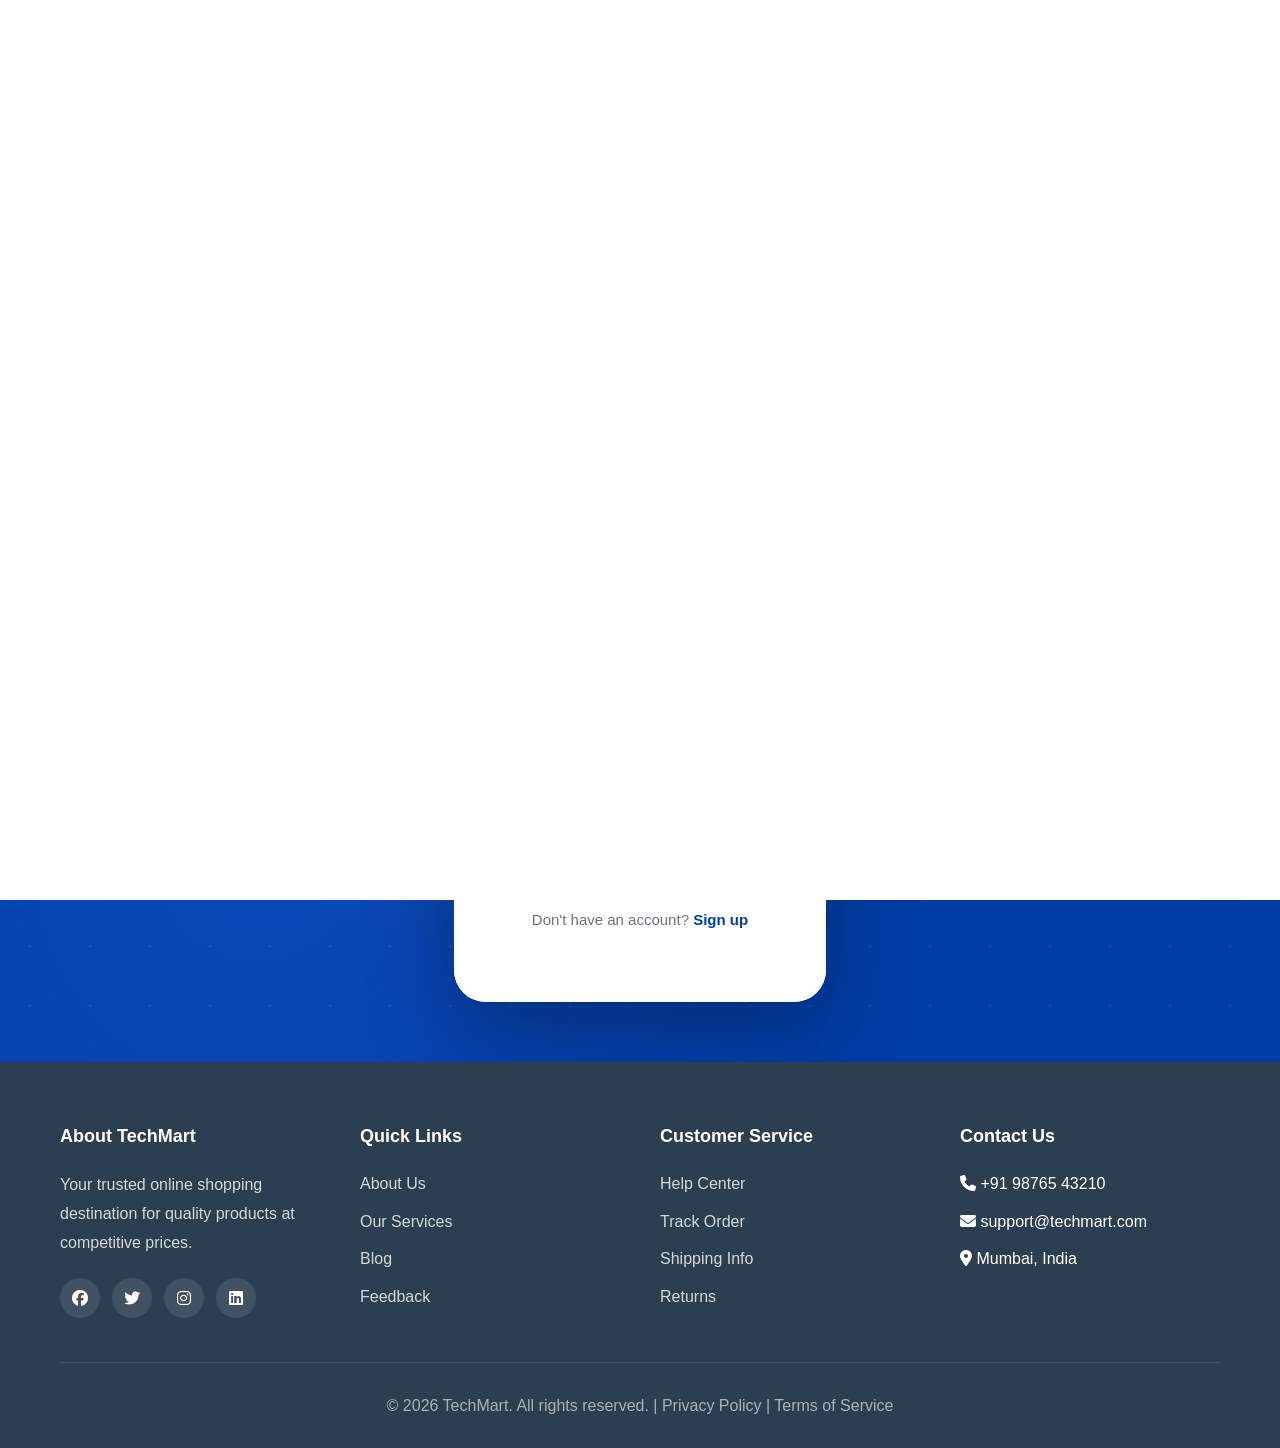
<file: login.html>
<!DOCTYPE html>
<html lang="en">
<head>
    <meta charset="UTF-8">
    <meta name="viewport" content="width=device-width, initial-scale=1.0">
    <title>Login - TechMart</title>
    <link rel="stylesheet" href="css/style.css">
    <link rel="stylesheet" href="https://cdnjs.cloudflare.com/ajax/libs/font-awesome/6.4.0/css/all.min.css">
</head>
<body>
    <!-- Navigation -->
    <nav class="navbar">
        <div class="container">
            <div class="nav-wrapper">
                <div class="logo">
                    <i class="fas fa-shopping-bag"></i>
                    <span>TechMart</span>
                </div>
                <div class="search-bar">
                    <input type="text" placeholder="Search for products, brands and more...">
                    <button><i class="fas fa-search"></i></button>
                </div>
                <div class="nav-links">
                    <a href="index.html">Home</a>
                    <a href="services.html">Services</a>
                    <a href="blogs.html">Blogs</a>
                    <a href="about.html">About</a>
                    <a href="feedback.html">Feedback</a>
                    <a href="login.html" class="login-btn active" id="authBtn">Login</a>
                    <a href="#" class="cart-btn"><i class="fas fa-shopping-cart"></i><span class="cart-count">0</span></a>
                </div>
                <div class="hamburger">
                    <span></span>
                    <span></span>
                    <span></span>
                </div>
            </div>
        </div>
    </nav>

    <!-- Login/Signup Section -->
    <section class="auth-section">
        <div class="container">
            <div class="auth-container">
                <div class="auth-box">
                    <!-- Login Form -->
                    <form id="loginForm" class="auth-form active">
                        <h2>Welcome Back!</h2>
                        <p class="subtitle">Login to your account</p>
                        
                        <div class="form-group">
                            <label><i class="fas fa-envelope"></i> Email</label>
                            <input type="email" id="loginEmail" placeholder="Enter your email" required>
                        </div>
                        
                        <div class="form-group">
                            <label><i class="fas fa-lock"></i> Password</label>
                            <input type="password" id="loginPassword" placeholder="Enter your password" required>
                        </div>
                        
                        <div class="form-options">
                            <label class="checkbox">
                                <input type="checkbox" id="rememberMe">
                                <span>Remember me</span>
                            </label>
                            <a href="#" class="forgot-link">Forgot Password?</a>
                        </div>
                        
                        <button type="submit" class="auth-btn">Login</button>
                        
                        <div class="divider">
                            <span>OR</span>
                        </div>
                        
                        <div class="social-auth">
                            <button type="button" class="social-btn google-btn">
                                <i class="fab fa-google"></i> Login with Google
                            </button>
                            <button type="button" class="social-btn facebook-btn">
                                <i class="fab fa-facebook-f"></i> Login with Facebook
                            </button>
                        </div>
                        
                        <p class="switch-form">
                            Don't have an account? <a href="#" id="showSignup">Sign up</a>
                        </p>
                    </form>

                    <!-- Signup Form -->
                    <form id="signupForm" class="auth-form">
                        <h2>Create Account</h2>
                        <p class="subtitle">Sign up to get started</p>
                        
                        <div class="form-group">
                            <label><i class="fas fa-user"></i> Full Name</label>
                            <input type="text" id="signupName" placeholder="Enter your full name" required>
                        </div>
                        
                        <div class="form-group">
                            <label><i class="fas fa-envelope"></i> Email</label>
                            <input type="email" id="signupEmail" placeholder="Enter your email" required>
                        </div>
                        
                        <div class="form-group">
                            <label><i class="fas fa-phone"></i> Phone Number</label>
                            <input type="tel" id="signupPhone" placeholder="Enter your phone number" required>
                        </div>
                        
                        <div class="form-group">
                            <label><i class="fas fa-lock"></i> Password</label>
                            <input type="password" id="signupPassword" placeholder="Create a password" required>
                        </div>
                        
                        <div class="form-group">
                            <label><i class="fas fa-lock"></i> Confirm Password</label>
                            <input type="password" id="confirmPassword" placeholder="Confirm your password" required>
                        </div>
                        
                        <div class="form-options">
                            <label class="checkbox">
                                <input type="checkbox" id="agreeTerms" required>
                                <span>I agree to the <a href="#">Terms & Conditions</a></span>
                            </label>
                        </div>
                        
                        <button type="submit" class="auth-btn">Sign Up</button>
                        
                        <div class="divider">
                            <span>OR</span>
                        </div>
                        
                        <div class="social-auth">
                            <button type="button" class="social-btn google-btn">
                                <i class="fab fa-google"></i> Sign up with Google
                            </button>
                            <button type="button" class="social-btn facebook-btn">
                                <i class="fab fa-facebook-f"></i> Sign up with Facebook
                            </button>
                        </div>
                        
                        <p class="switch-form">
                            Already have an account? <a href="#" id="showLogin">Login</a>
                        </p>
                    </form>
                </div>

                <div class="auth-image">
                    <div class="auth-content">
                        <h2>Join TechMart Today!</h2>
                        <ul>
                            <li><i class="fas fa-check-circle"></i> Exclusive deals and offers</li>
                            <li><i class="fas fa-check-circle"></i> Fast and secure checkout</li>
                            <li><i class="fas fa-check-circle"></i> Track your orders easily</li>
                            <li><i class="fas fa-check-circle"></i> Save your favorite items</li>
                            <li><i class="fas fa-check-circle"></i> Get personalized recommendations</li>
                        </ul>
                    </div>
                </div>
            </div>
        </div>
    </section>

    <!-- Footer -->
    <footer class="footer">
        <div class="container">
            <div class="footer-content">
                <div class="footer-section">
                    <h3>About TechMart</h3>
                    <p>Your trusted online shopping destination for quality products at competitive prices.</p>
                    <div class="social-links">
                        <a href="#"><i class="fab fa-facebook"></i></a>
                        <a href="#"><i class="fab fa-twitter"></i></a>
                        <a href="#"><i class="fab fa-instagram"></i></a>
                        <a href="#"><i class="fab fa-linkedin"></i></a>
                    </div>
                </div>
                <div class="footer-section">
                    <h3>Quick Links</h3>
                    <ul>
                        <li><a href="about.html">About Us</a></li>
                        <li><a href="services.html">Our Services</a></li>
                        <li><a href="blogs.html">Blog</a></li>
                        <li><a href="feedback.html">Feedback</a></li>
                    </ul>
                </div>
                <div class="footer-section">
                    <h3>Customer Service</h3>
                    <ul>
                        <li><a href="#">Help Center</a></li>
                        <li><a href="#">Track Order</a></li>
                        <li><a href="#">Shipping Info</a></li>
                        <li><a href="#">Returns</a></li>
                    </ul>
                </div>
                <div class="footer-section">
                    <h3>Contact Us</h3>
                    <ul>
                        <li><i class="fas fa-phone"></i> +91 98765 43210</li>
                        <li><i class="fas fa-envelope"></i> support@techmart.com</li>
                        <li><i class="fas fa-map-marker-alt"></i> Mumbai, India</li>
                    </ul>
                </div>
            </div>
            <div class="footer-bottom">
                <p>&copy; 2026 TechMart. All rights reserved. | <a href="#">Privacy Policy</a> | <a href="#">Terms of Service</a></p>
            </div>
        </div>
    </footer>

    <script src="js/main.js"></script>
    <script src="js/auth.js"></script>
    <script src="js/contact-widget.js"></script>
</body>
</html>
</file>
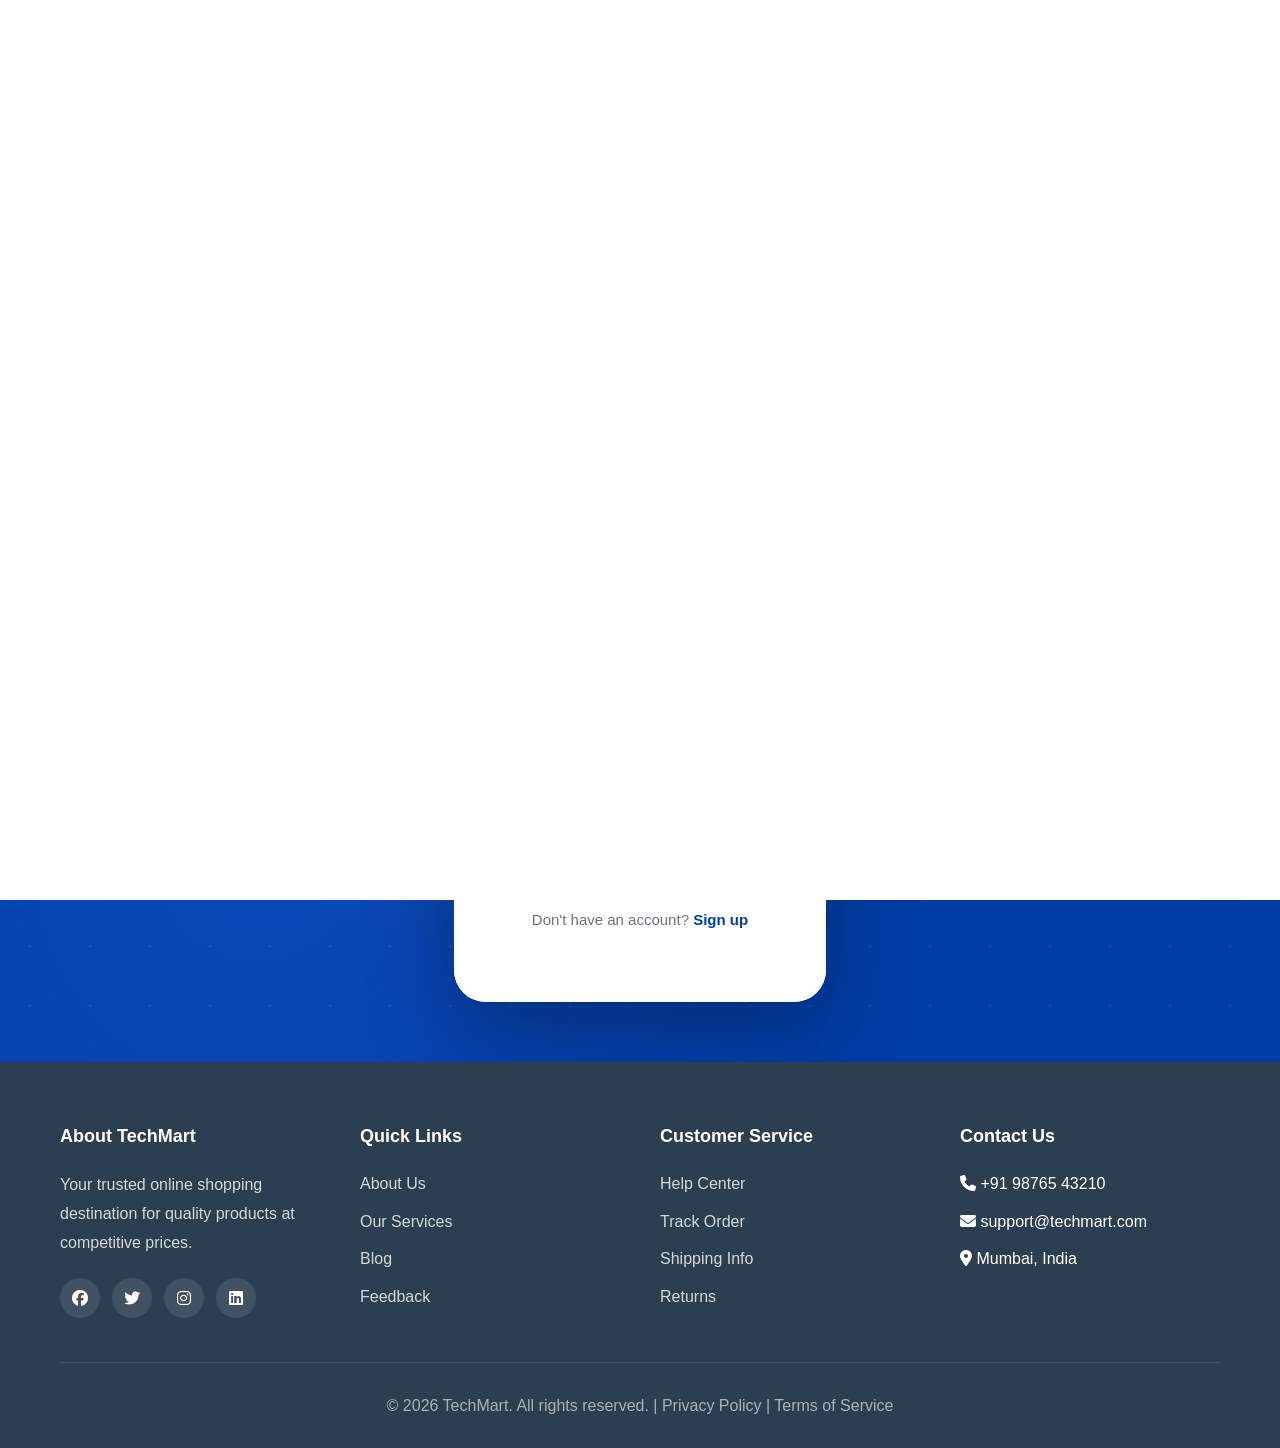
<file: profile.html>
<!DOCTYPE html>
<html lang="en">
<head>
    <meta charset="UTF-8">
    <meta name="viewport" content="width=device-width, initial-scale=1.0">
    <title>My Profile - TechMart</title>
    <link rel="stylesheet" href="css/style.css">
    <link rel="stylesheet" href="https://cdnjs.cloudflare.com/ajax/libs/font-awesome/6.4.0/css/all.min.css">
</head>
<body>
    <!-- Navigation -->
    <nav class="navbar">
        <div class="container">
            <div class="nav-wrapper">
                <div class="logo">
                    <i class="fas fa-shopping-bag"></i>
                    <span>TechMart</span>
                </div>
                <div class="search-bar">
                    <input type="text" placeholder="Search for products, brands and more...">
                    <button><i class="fas fa-search"></i></button>
                </div>
                <div class="nav-links">
                    <a href="index.html">Home</a>
                    <a href="services.html">Services</a>
                    <a href="blogs.html">Blogs</a>
                    <a href="about.html">About</a>
                    <a href="feedback.html">Feedback</a>
                    <a href="login.html" class="login-btn" id="authBtn">Login</a>
                    <a href="#" class="cart-btn"><i class="fas fa-shopping-cart"></i><span class="cart-count">0</span></a>
                </div>
                <div class="hamburger">
                    <span></span>
                    <span></span>
                    <span></span>
                </div>
            </div>
        </div>
    </nav>

    <!-- Page Header -->
    <section class="page-header">
        <div class="container">
            <h1>My Profile</h1>
            <p>Manage your account settings and preferences</p>
        </div>
    </section>

    <!-- Profile Section -->
    <section class="profile-section">
        <div class="container">
            <div class="profile-container">
                <!-- Profile Sidebar -->
                <div class="profile-sidebar">
                    <div class="profile-card">
                        <div class="profile-avatar" id="profileAvatar">
                            <i class="fas fa-user"></i>
                        </div>
                        <h3 id="profileName">User Name</h3>
                        <p id="profileEmail">user@example.com</p>
                        <div class="profile-stats">
                            <div class="stat-item">
                                <i class="fas fa-shopping-bag"></i>
                                <div>
                                    <strong>12</strong>
                                    <span>Orders</span>
                                </div>
                            </div>
                            <div class="stat-item">
                                <i class="fas fa-heart"></i>
                                <div>
                                    <strong>8</strong>
                                    <span>Wishlist</span>
                                </div>
                            </div>
                        </div>
                    </div>

                    <div class="profile-menu">
                        <a href="#" class="menu-item active" data-section="personal">
                            <i class="fas fa-user"></i>
                            <span>Personal Info</span>
                        </a>
                        <a href="#" class="menu-item" data-section="security">
                            <i class="fas fa-lock"></i>
                            <span>Security</span>
                        </a>
                        <a href="#" class="menu-item" data-section="addresses">
                            <i class="fas fa-map-marker-alt"></i>
                            <span>Addresses</span>
                        </a>
                        <a href="#" class="menu-item" data-section="orders">
                            <i class="fas fa-box"></i>
                            <span>Orders</span>
                        </a>
                    </div>
                </div>

                <!-- Profile Content -->
                <div class="profile-content">
                    <!-- Personal Info Section -->
                    <div class="content-section active" id="personal">
                        <div class="section-header">
                            <h2>Personal Information</h2>
                            <p>Update your personal details</p>
                        </div>

                        <form id="profileForm" class="profile-form">
                            <div class="form-row">
                                <div class="form-group">
                                    <label>Full Name *</label>
                                    <input type="text" id="fullName" required>
                                </div>
                                <div class="form-group">
                                    <label>Email Address *</label>
                                    <input type="email" id="email" required>
                                </div>
                            </div>

                            <div class="form-row">
                                <div class="form-group">
                                    <label>Phone Number *</label>
                                    <input type="tel" id="phone" required>
                                </div>
                                <div class="form-group">
                                    <label>Date of Birth</label>
                                    <input type="date" id="dob">
                                </div>
                            </div>

                            <div class="form-group">
                                <label>Gender</label>
                                <select id="gender">
                                    <option value="">Select Gender</option>
                                    <option value="male">Male</option>
                                    <option value="female">Female</option>
                                    <option value="other">Other</option>
                                </select>
                            </div>

                            <div class="form-group">
                                <label>Bio</label>
                                <textarea id="bio" rows="4" placeholder="Tell us about yourself..."></textarea>
                            </div>

                            <button type="submit" class="btn-save">
                                <i class="fas fa-save"></i> Save Changes
                            </button>
                        </form>
                    </div>

                    <!-- Security Section -->
                    <div class="content-section" id="security">
                        <div class="section-header">
                            <h2>Security Settings</h2>
                            <p>Manage your password and security preferences</p>
                        </div>

                        <form id="passwordForm" class="profile-form">
                            <div class="form-group">
                                <label>Current Password *</label>
                                <input type="password" id="currentPassword" required>
                            </div>

                            <div class="form-group">
                                <label>New Password *</label>
                                <input type="password" id="newPassword" required>
                            </div>

                            <div class="form-group">
                                <label>Confirm New Password *</label>
                                <input type="password" id="confirmPassword" required>
                            </div>

                            <div class="password-requirements">
                                <h4>Password Requirements:</h4>
                                <ul>
                                    <li><i class="fas fa-check-circle"></i> At least 8 characters long</li>
                                    <li><i class="fas fa-check-circle"></i> Contains uppercase and lowercase letters</li>
                                    <li><i class="fas fa-check-circle"></i> Contains at least one number</li>
                                    <li><i class="fas fa-check-circle"></i> Contains special characters</li>
                                </ul>
                            </div>

                            <button type="submit" class="btn-save">
                                <i class="fas fa-lock"></i> Update Password
                            </button>
                        </form>
                    </div>

                    <!-- Addresses Section -->
                    <div class="content-section" id="addresses">
                        <div class="section-header">
                            <h2>Saved Addresses</h2>
                            <p>Manage your delivery addresses</p>
                        </div>

                        <div class="addresses-grid">
                            <div class="address-card">
                                <div class="address-header">
                                    <span class="badge-primary">Home</span>
                                    <div class="address-actions">
                                        <button class="btn-icon"><i class="fas fa-edit"></i></button>
                                        <button class="btn-icon"><i class="fas fa-trash"></i></button>
                                    </div>
                                </div>
                                <h4>John Doe</h4>
                                <p>123 Main Street, Apartment 4B</p>
                                <p>Mumbai, Maharashtra 400001</p>
                                <p>Phone: +91 98765 43210</p>
                            </div>

                            <div class="address-card add-address">
                                <i class="fas fa-plus"></i>
                                <h4>Add New Address</h4>
                                <p>Click to add a new delivery address</p>
                            </div>
                        </div>
                    </div>

                    <!-- Orders Section -->
                    <div class="content-section" id="orders">
                        <div class="section-header">
                            <h2>Order History</h2>
                            <p>Track and manage your orders</p>
                        </div>

                        <div class="orders-list">
                            <div class="order-card">
                                <div class="order-header">
                                    <div>
                                        <h4>Order #ORD-2026-001</h4>
                                        <p>Placed on Jan 2, 2026</p>
                                    </div>
                                    <span class="badge-success">Delivered</span>
                                </div>
                                <div class="order-items">
                                    <p>3 items • ₹3,499</p>
                                </div>
                                <div class="order-actions">
                                    <button class="btn-outline">View Details</button>
                                    <button class="btn-outline">Download Invoice</button>
                                </div>
                            </div>

                            <div class="order-card">
                                <div class="order-header">
                                    <div>
                                        <h4>Order #ORD-2025-098</h4>
                                        <p>Placed on Dec 28, 2025</p>
                                    </div>
                                    <span class="badge-warning">In Transit</span>
                                </div>
                                <div class="order-items">
                                    <p>1 item • ₹1,299</p>
                                </div>
                                <div class="order-actions">
                                    <button class="btn-outline">Track Order</button>
                                    <button class="btn-outline">View Details</button>
                                </div>
                            </div>
                        </div>
                    </div>
                </div>
            </div>
        </div>
    </section>

    <!-- Footer -->
    <footer class="footer">
        <div class="container">
            <div class="footer-content">
                <div class="footer-section">
                    <h3>About TechMart</h3>
                    <p>Your trusted online shopping destination for quality products at competitive prices.</p>
                    <div class="social-links">
                        <a href="#"><i class="fab fa-facebook"></i></a>
                        <a href="#"><i class="fab fa-twitter"></i></a>
                        <a href="#"><i class="fab fa-instagram"></i></a>
                        <a href="#"><i class="fab fa-linkedin"></i></a>
                    </div>
                </div>
                <div class="footer-section">
                    <h3>Quick Links</h3>
                    <ul>
                        <li><a href="about.html">About Us</a></li>
                        <li><a href="services.html">Our Services</a></li>
                        <li><a href="blogs.html">Blog</a></li>
                        <li><a href="feedback.html">Feedback</a></li>
                    </ul>
                </div>
                <div class="footer-section">
                    <h3>Customer Service</h3>
                    <ul>
                        <li><a href="#">Help Center</a></li>
                        <li><a href="#">Track Order</a></li>
                        <li><a href="#">Shipping Info</a></li>
                        <li><a href="#">Returns</a></li>
                    </ul>
                </div>
                <div class="footer-section">
                    <h3>Contact Us</h3>
                    <ul>
                        <li><i class="fas fa-phone"></i> +91 98765 43210</li>
                        <li><i class="fas fa-envelope"></i> support@techmart.com</li>
                        <li><i class="fas fa-map-marker-alt"></i> Mumbai, India</li>
                    </ul>
                </div>
            </div>
            <div class="footer-bottom">
                <p>&copy; 2026 TechMart. All rights reserved. | <a href="#">Privacy Policy</a> | <a href="#">Terms of Service</a></p>
            </div>
        </div>
    </footer>

    <script src="js/auth-protection.js"></script>
    <script src="js/main.js"></script>
    <script src="js/profile.js"></script>
    <script src="js/contact-widget.js"></script>    <script src="js/home-animations.js"></script></body>
</html>
</file>
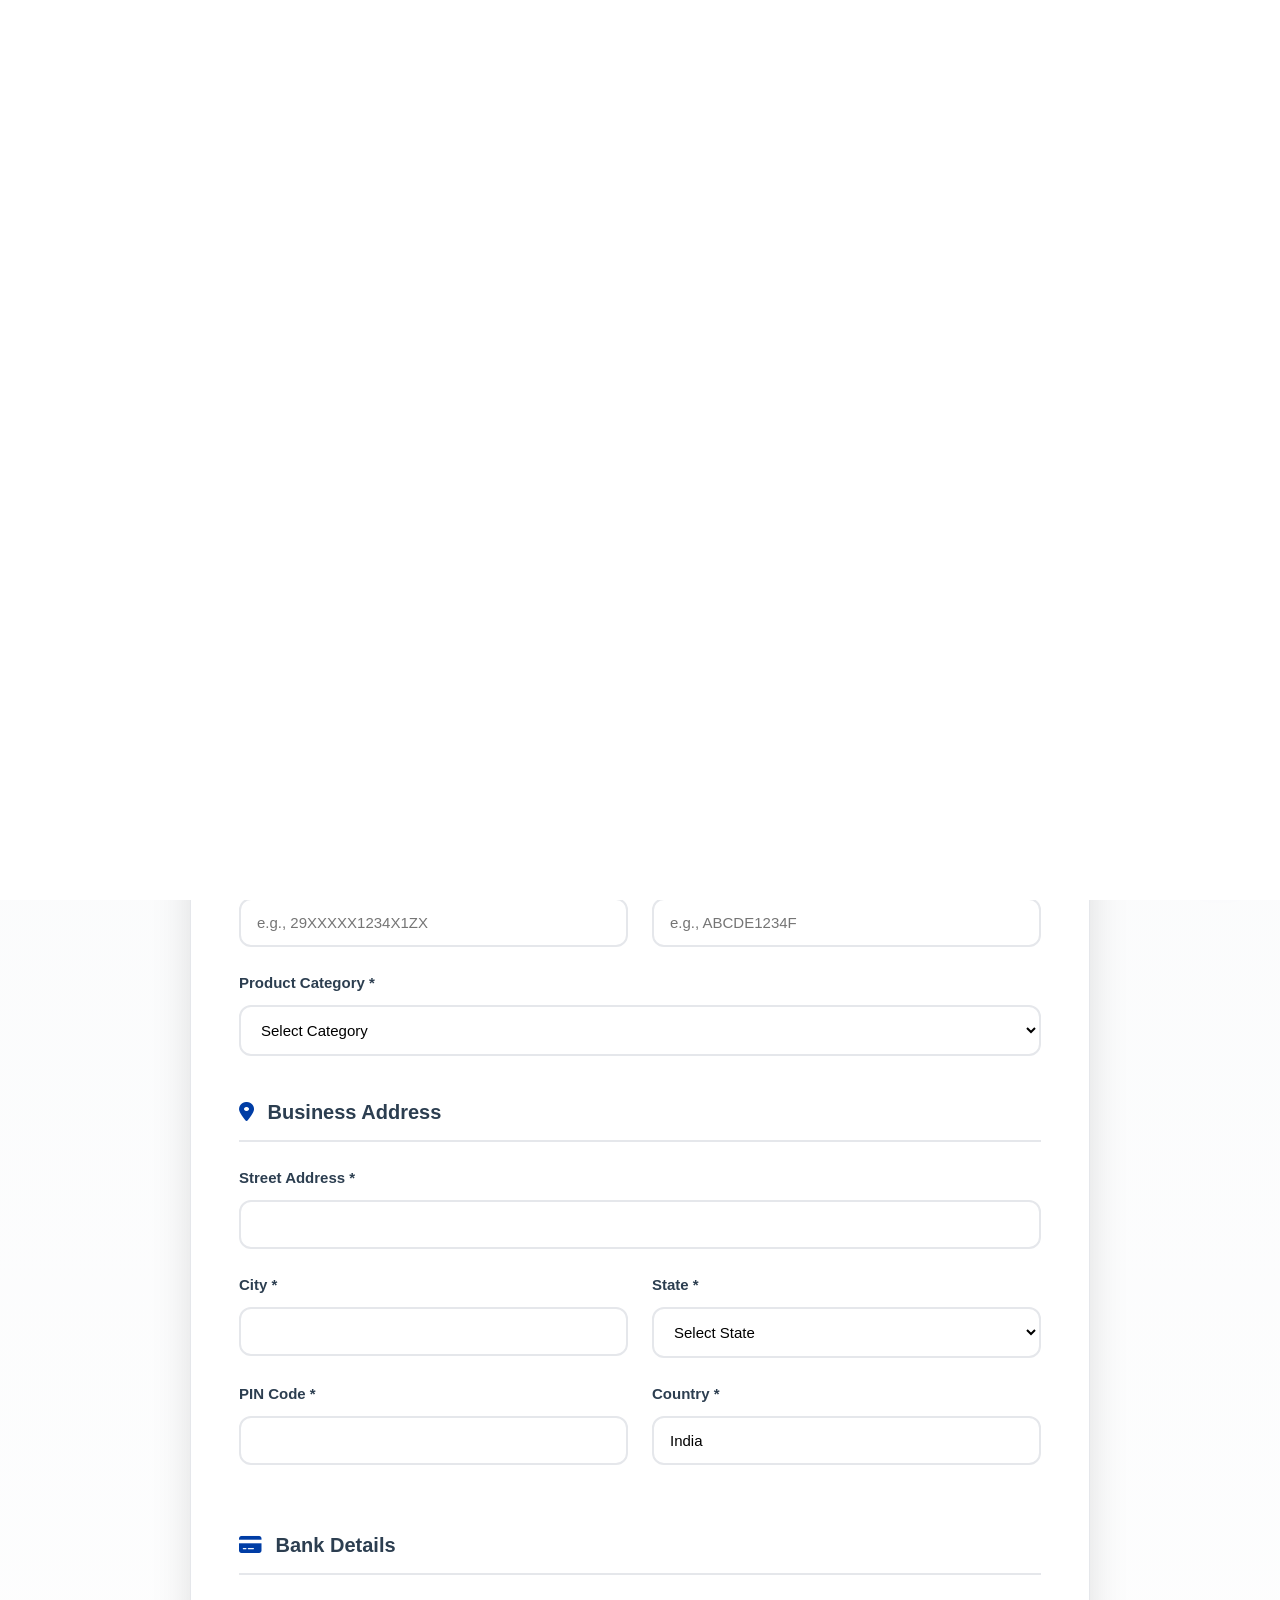
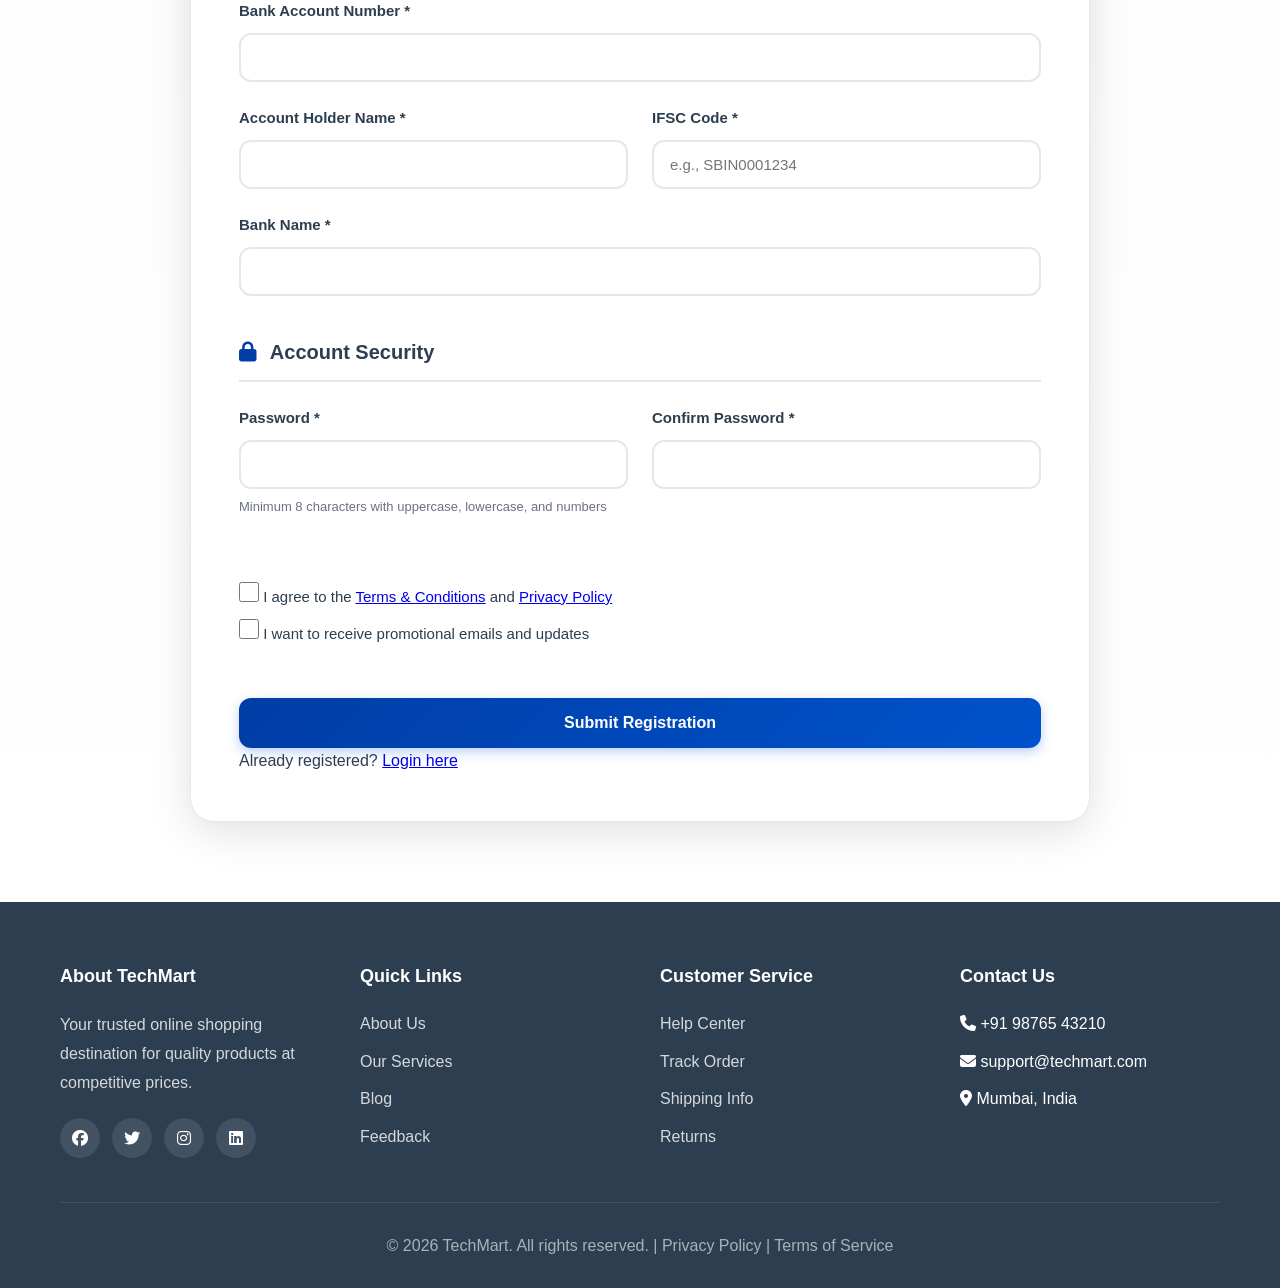
<file: registration.html>
<!DOCTYPE html>
<html lang="en">
<head>
    <meta charset="UTF-8">
    <meta name="viewport" content="width=device-width, initial-scale=1.0">
    <title>Registration - TechMart</title>
    <link rel="stylesheet" href="css/style.css">
    <link rel="stylesheet" href="https://cdnjs.cloudflare.com/ajax/libs/font-awesome/6.4.0/css/all.min.css">
</head>
<body>
    <!-- Navigation -->
    <nav class="navbar">
        <div class="container">
            <div class="nav-wrapper">
                <div class="logo">
                    <i class="fas fa-shopping-bag"></i>
                    <span>TechMart</span>
                </div>
                <div class="search-bar">
                    <input type="text" placeholder="Search for products, brands and more...">
                    <button><i class="fas fa-search"></i></button>
                </div>
                <div class="nav-links">
                    <a href="index.html">Home</a>
                    <a href="services.html">Services</a>
                    <a href="blogs.html">Blogs</a>
                    <a href="about.html">About</a>
                    <a href="feedback.html">Feedback</a>
                    <a href="login.html" class="login-btn" id="authBtn">Login</a>
                    <a href="#" class="cart-btn"><i class="fas fa-shopping-cart"></i><span class="cart-count">0</span></a>
                </div>
                <div class="hamburger">
                    <span></span>
                    <span></span>
                    <span></span>
                </div>
            </div>
        </div>
    </nav>

    <!-- Registration Section -->
    <section class="registration-section">
        <div class="container">
            <div class="registration-container">
                <div class="registration-header">
                    <h1>Vendor Registration</h1>
                    <p>Join TechMart and start selling your products to millions of customers</p>
                </div>

                <form id="registrationForm" class="registration-form">
                    <div class="form-section">
                        <h3><i class="fas fa-user-circle"></i> Personal Information</h3>
                        <div class="form-row">
                            <div class="form-group">
                                <label>Full Name *</label>
                                <input type="text" id="fullName" required>
                            </div>
                            <div class="form-group">
                                <label>Email Address *</label>
                                <input type="email" id="email" required>
                            </div>
                        </div>
                        <div class="form-row">
                            <div class="form-group">
                                <label>Phone Number *</label>
                                <input type="tel" id="phone" required>
                            </div>
                            <div class="form-group">
                                <label>Alternate Phone</label>
                                <input type="tel" id="altPhone">
                            </div>
                        </div>
                    </div>

                    <div class="form-section">
                        <h3><i class="fas fa-building"></i> Business Information</h3>
                        <div class="form-row">
                            <div class="form-group">
                                <label>Business Name *</label>
                                <input type="text" id="businessName" required>
                            </div>
                            <div class="form-group">
                                <label>Business Type *</label>
                                <select id="businessType" required>
                                    <option value="">Select Type</option>
                                    <option value="individual">Individual/Sole Proprietor</option>
                                    <option value="partnership">Partnership</option>
                                    <option value="company">Company/Corporation</option>
                                    <option value="llp">LLP</option>
                                </select>
                            </div>
                        </div>
                        <div class="form-row">
                            <div class="form-group">
                                <label>GST Number</label>
                                <input type="text" id="gstNumber" placeholder="e.g., 29XXXXX1234X1ZX">
                            </div>
                            <div class="form-group">
                                <label>PAN Number *</label>
                                <input type="text" id="panNumber" required placeholder="e.g., ABCDE1234F">
                            </div>
                        </div>
                        <div class="form-group">
                            <label>Product Category *</label>
                            <select id="category" required>
                                <option value="">Select Category</option>
                                <option value="electronics">Electronics</option>
                                <option value="fashion">Fashion & Apparel</option>
                                <option value="home">Home & Living</option>
                                <option value="books">Books & Stationery</option>
                                <option value="sports">Sports & Fitness</option>
                                <option value="gaming">Gaming</option>
                                <option value="beauty">Beauty & Personal Care</option>
                                <option value="other">Other</option>
                            </select>
                        </div>
                    </div>

                    <div class="form-section">
                        <h3><i class="fas fa-map-marker-alt"></i> Business Address</h3>
                        <div class="form-group">
                            <label>Street Address *</label>
                            <input type="text" id="address" required>
                        </div>
                        <div class="form-row">
                            <div class="form-group">
                                <label>City *</label>
                                <input type="text" id="city" required>
                            </div>
                            <div class="form-group">
                                <label>State *</label>
                                <select id="state" required>
                                    <option value="">Select State</option>
                                    <option value="maharashtra">Maharashtra</option>
                                    <option value="delhi">Delhi</option>
                                    <option value="karnataka">Karnataka</option>
                                    <option value="tamil nadu">Tamil Nadu</option>
                                    <option value="gujarat">Gujarat</option>
                                    <option value="west bengal">West Bengal</option>
                                    <option value="other">Other</option>
                                </select>
                            </div>
                        </div>
                        <div class="form-row">
                            <div class="form-group">
                                <label>PIN Code *</label>
                                <input type="text" id="pincode" required>
                            </div>
                            <div class="form-group">
                                <label>Country *</label>
                                <input type="text" id="country" value="India" required>
                            </div>
                        </div>
                    </div>

                    <div class="form-section">
                        <h3><i class="fas fa-credit-card"></i> Bank Details</h3>
                        <div class="form-group">
                            <label>Bank Account Number *</label>
                            <input type="text" id="accountNumber" required>
                        </div>
                        <div class="form-row">
                            <div class="form-group">
                                <label>Account Holder Name *</label>
                                <input type="text" id="accountHolder" required>
                            </div>
                            <div class="form-group">
                                <label>IFSC Code *</label>
                                <input type="text" id="ifscCode" required placeholder="e.g., SBIN0001234">
                            </div>
                        </div>
                        <div class="form-group">
                            <label>Bank Name *</label>
                            <input type="text" id="bankName" required>
                        </div>
                    </div>

                    <div class="form-section">
                        <h3><i class="fas fa-lock"></i> Account Security</h3>
                        <div class="form-row">
                            <div class="form-group">
                                <label>Password *</label>
                                <input type="password" id="regPassword" required>
                                <small>Minimum 8 characters with uppercase, lowercase, and numbers</small>
                            </div>
                            <div class="form-group">
                                <label>Confirm Password *</label>
                                <input type="password" id="regConfirmPassword" required>
                            </div>
                        </div>
                    </div>

                    <div class="form-section">
                        <div class="form-group checkbox-group">
                            <label class="checkbox">
                                <input type="checkbox" id="termsAccept" required>
                                <span>I agree to the <a href="#">Terms & Conditions</a> and <a href="#">Privacy Policy</a></span>
                            </label>
                            <label class="checkbox">
                                <input type="checkbox" id="marketingConsent">
                                <span>I want to receive promotional emails and updates</span>
                            </label>
                        </div>
                    </div>

                    <button type="submit" class="submit-btn">Submit Registration</button>
                    <p class="form-footer">Already registered? <a href="login.html">Login here</a></p>
                </form>
            </div>
        </div>
    </section>

    <!-- Footer -->
    <footer class="footer">
        <div class="container">
            <div class="footer-content">
                <div class="footer-section">
                    <h3>About TechMart</h3>
                    <p>Your trusted online shopping destination for quality products at competitive prices.</p>
                    <div class="social-links">
                        <a href="#"><i class="fab fa-facebook"></i></a>
                        <a href="#"><i class="fab fa-twitter"></i></a>
                        <a href="#"><i class="fab fa-instagram"></i></a>
                        <a href="#"><i class="fab fa-linkedin"></i></a>
                    </div>
                </div>
                <div class="footer-section">
                    <h3>Quick Links</h3>
                    <ul>
                        <li><a href="about.html">About Us</a></li>
                        <li><a href="services.html">Our Services</a></li>
                        <li><a href="blogs.html">Blog</a></li>
                        <li><a href="feedback.html">Feedback</a></li>
                    </ul>
                </div>
                <div class="footer-section">
                    <h3>Customer Service</h3>
                    <ul>
                        <li><a href="#">Help Center</a></li>
                        <li><a href="#">Track Order</a></li>
                        <li><a href="#">Shipping Info</a></li>
                        <li><a href="#">Returns</a></li>
                    </ul>
                </div>
                <div class="footer-section">
                    <h3>Contact Us</h3>
                    <ul>
                        <li><i class="fas fa-phone"></i> +91 98765 43210</li>
                        <li><i class="fas fa-envelope"></i> support@techmart.com</li>
                        <li><i class="fas fa-map-marker-alt"></i> Mumbai, India</li>
                    </ul>
                </div>
            </div>
            <div class="footer-bottom">
                <p>&copy; 2026 TechMart. All rights reserved. | <a href="#">Privacy Policy</a> | <a href="#">Terms of Service</a></p>
            </div>
        </div>
    </footer>

    <script src="js/main.js"></script>
    <script src="js/registration.js"></script>
    <script src="js/contact-widget.js"></script>
</body>
</html>
</file>
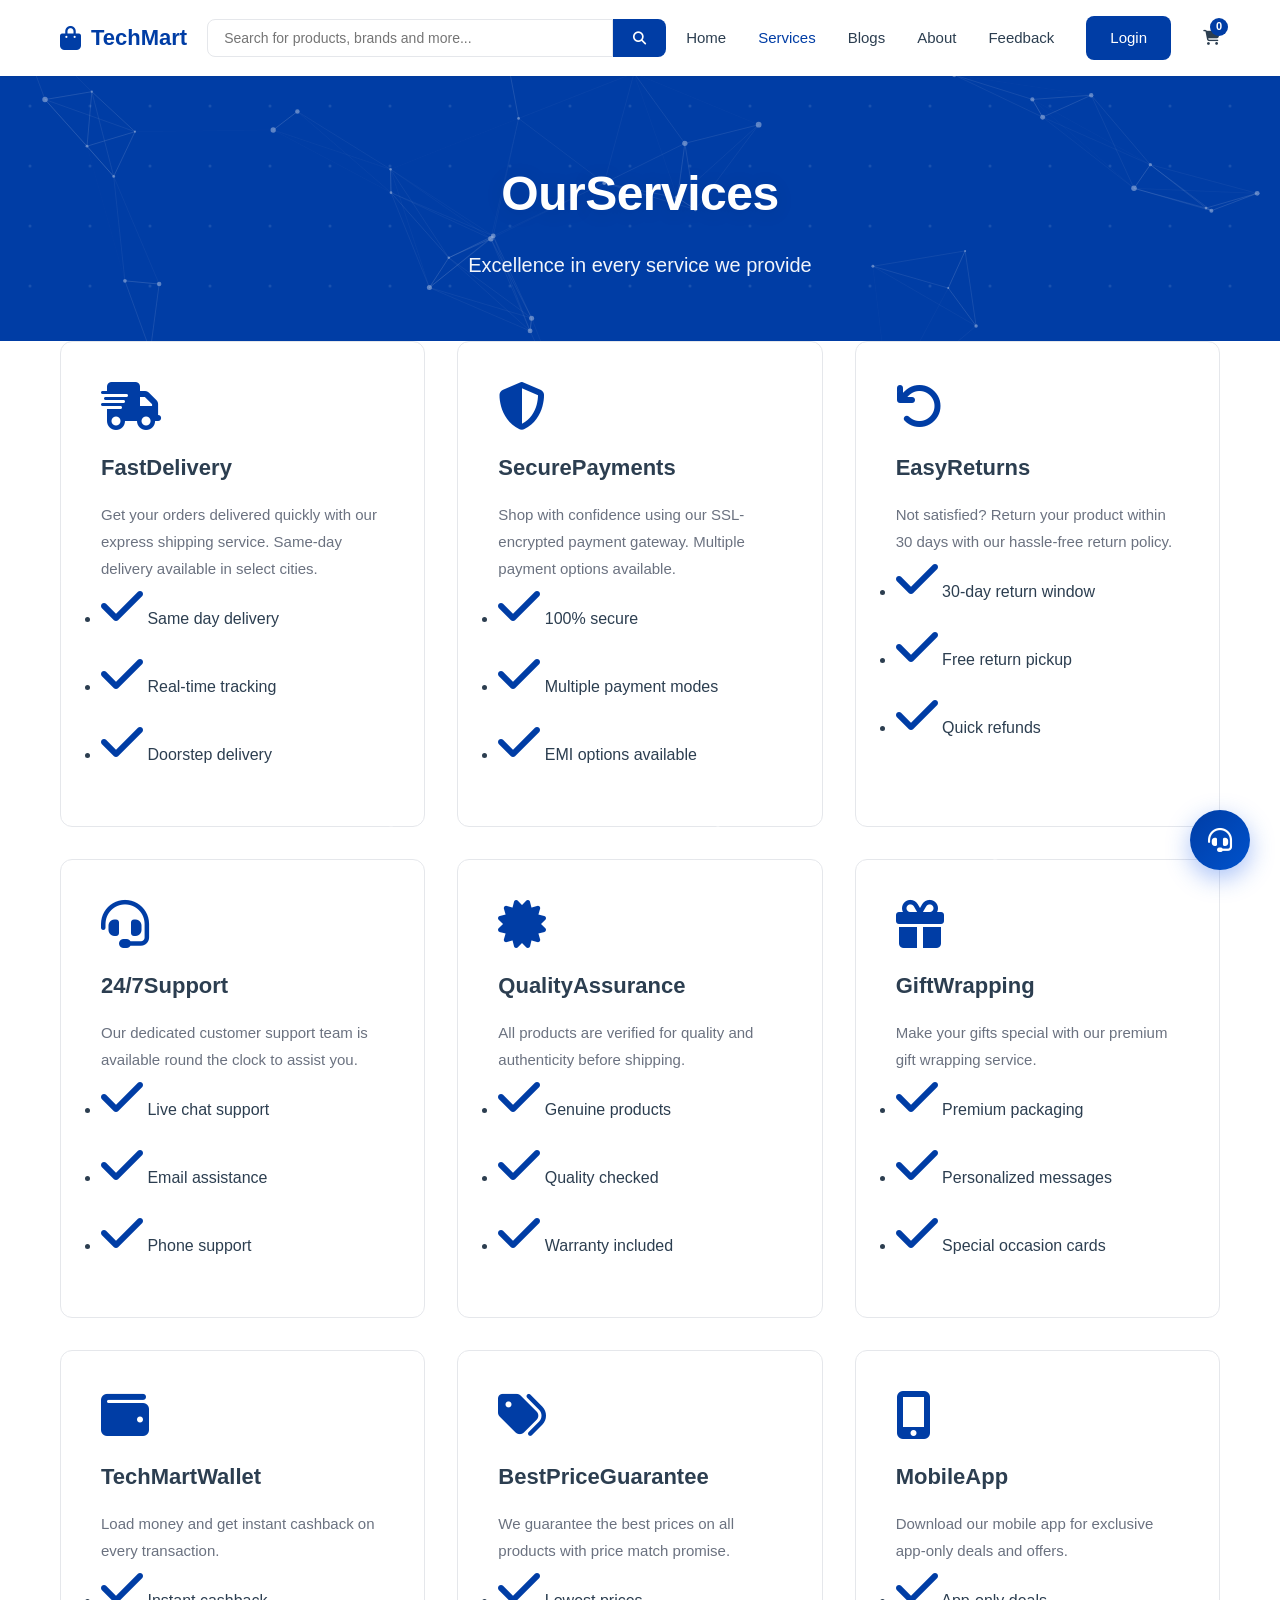
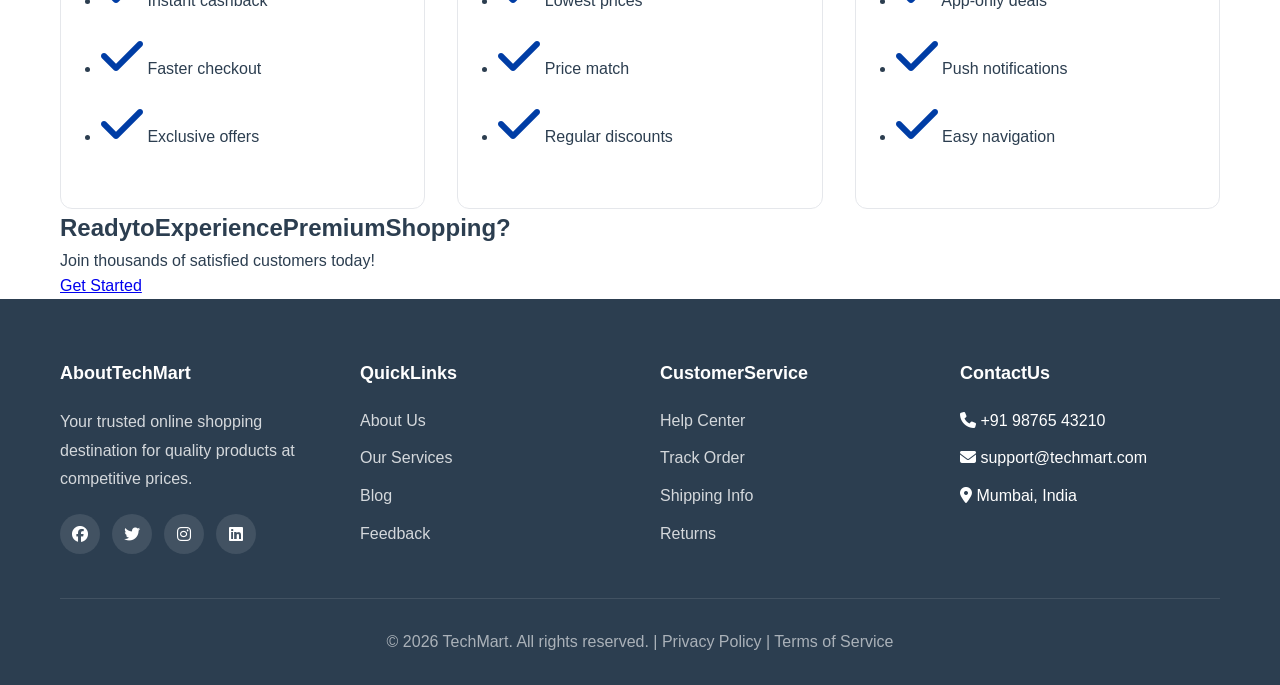
<file: services.html>
<!DOCTYPE html>
<html lang="en">
<head>
    <meta charset="UTF-8">
    <meta name="viewport" content="width=device-width, initial-scale=1.0">
    <title>Services - TechMart</title>
    <link rel="stylesheet" href="css/style.css">
    <link rel="stylesheet" href="https://cdnjs.cloudflare.com/ajax/libs/font-awesome/6.4.0/css/all.min.css">
</head>
<body>
    <!-- Navigation -->
    <nav class="navbar">
        <div class="container">
            <div class="nav-wrapper">
                <div class="logo">
                    <i class="fas fa-shopping-bag"></i>
                    <span>TechMart</span>
                </div>
                <div class="search-bar">
                    <input type="text" placeholder="Search for products, brands and more...">
                    <button><i class="fas fa-search"></i></button>
                </div>
                <div class="nav-links">
                    <a href="index.html">Home</a>
                    <a href="services.html" class="active">Services</a>
                    <a href="blogs.html">Blogs</a>
                    <a href="about.html">About</a>
                    <a href="feedback.html">Feedback</a>
                    <a href="login.html" class="login-btn" id="authBtn">Login</a>
                    <a href="#" class="cart-btn"><i class="fas fa-shopping-cart"></i><span class="cart-count">0</span></a>
                </div>
                <div class="hamburger">
                    <span></span>
                    <span></span>
                    <span></span>
                </div>
            </div>
        </div>
    </nav>

    <!-- Page Header -->
    <section class="page-header">
        <div class="container">
            <h1>Our Services</h1>
            <p>Excellence in every service we provide</p>
        </div>
    </section>

    <!-- Services Grid -->
    <section class="services-section">
        <div class="container">
            <div class="services-grid">
                <div class="service-card">
                    <div class="service-icon">
                        <i class="fas fa-shipping-fast"></i>
                    </div>
                    <h3>Fast Delivery</h3>
                    <p>Get your orders delivered quickly with our express shipping service. Same-day delivery available in select cities.</p>
                    <ul class="service-features">
                        <li><i class="fas fa-check"></i> Same day delivery</li>
                        <li><i class="fas fa-check"></i> Real-time tracking</li>
                        <li><i class="fas fa-check"></i> Doorstep delivery</li>
                    </ul>
                </div>

                <div class="service-card">
                    <div class="service-icon">
                        <i class="fas fa-shield-alt"></i>
                    </div>
                    <h3>Secure Payments</h3>
                    <p>Shop with confidence using our SSL-encrypted payment gateway. Multiple payment options available.</p>
                    <ul class="service-features">
                        <li><i class="fas fa-check"></i> 100% secure</li>
                        <li><i class="fas fa-check"></i> Multiple payment modes</li>
                        <li><i class="fas fa-check"></i> EMI options available</li>
                    </ul>
                </div>

                <div class="service-card">
                    <div class="service-icon">
                        <i class="fas fa-undo"></i>
                    </div>
                    <h3>Easy Returns</h3>
                    <p>Not satisfied? Return your product within 30 days with our hassle-free return policy.</p>
                    <ul class="service-features">
                        <li><i class="fas fa-check"></i> 30-day return window</li>
                        <li><i class="fas fa-check"></i> Free return pickup</li>
                        <li><i class="fas fa-check"></i> Quick refunds</li>
                    </ul>
                </div>

                <div class="service-card">
                    <div class="service-icon">
                        <i class="fas fa-headset"></i>
                    </div>
                    <h3>24/7 Support</h3>
                    <p>Our dedicated customer support team is available round the clock to assist you.</p>
                    <ul class="service-features">
                        <li><i class="fas fa-check"></i> Live chat support</li>
                        <li><i class="fas fa-check"></i> Email assistance</li>
                        <li><i class="fas fa-check"></i> Phone support</li>
                    </ul>
                </div>

                <div class="service-card">
                    <div class="service-icon">
                        <i class="fas fa-certificate"></i>
                    </div>
                    <h3>Quality Assurance</h3>
                    <p>All products are verified for quality and authenticity before shipping.</p>
                    <ul class="service-features">
                        <li><i class="fas fa-check"></i> Genuine products</li>
                        <li><i class="fas fa-check"></i> Quality checked</li>
                        <li><i class="fas fa-check"></i> Warranty included</li>
                    </ul>
                </div>

                <div class="service-card">
                    <div class="service-icon">
                        <i class="fas fa-gift"></i>
                    </div>
                    <h3>Gift Wrapping</h3>
                    <p>Make your gifts special with our premium gift wrapping service.</p>
                    <ul class="service-features">
                        <li><i class="fas fa-check"></i> Premium packaging</li>
                        <li><i class="fas fa-check"></i> Personalized messages</li>
                        <li><i class="fas fa-check"></i> Special occasion cards</li>
                    </ul>
                </div>

                <div class="service-card">
                    <div class="service-icon">
                        <i class="fas fa-wallet"></i>
                    </div>
                    <h3>TechMart Wallet</h3>
                    <p>Load money and get instant cashback on every transaction.</p>
                    <ul class="service-features">
                        <li><i class="fas fa-check"></i> Instant cashback</li>
                        <li><i class="fas fa-check"></i> Faster checkout</li>
                        <li><i class="fas fa-check"></i> Exclusive offers</li>
                    </ul>
                </div>

                <div class="service-card">
                    <div class="service-icon">
                        <i class="fas fa-tags"></i>
                    </div>
                    <h3>Best Price Guarantee</h3>
                    <p>We guarantee the best prices on all products with price match promise.</p>
                    <ul class="service-features">
                        <li><i class="fas fa-check"></i> Lowest prices</li>
                        <li><i class="fas fa-check"></i> Price match</li>
                        <li><i class="fas fa-check"></i> Regular discounts</li>
                    </ul>
                </div>

                <div class="service-card">
                    <div class="service-icon">
                        <i class="fas fa-mobile-alt"></i>
                    </div>
                    <h3>Mobile App</h3>
                    <p>Download our mobile app for exclusive app-only deals and offers.</p>
                    <ul class="service-features">
                        <li><i class="fas fa-check"></i> App-only deals</li>
                        <li><i class="fas fa-check"></i> Push notifications</li>
                        <li><i class="fas fa-check"></i> Easy navigation</li>
                    </ul>
                </div>
            </div>
        </div>
    </section>

    <!-- CTA Section -->
    <section class="cta-section">
        <div class="container">
            <h2>Ready to Experience Premium Shopping?</h2>
            <p>Join thousands of satisfied customers today!</p>
            <a href="login.html" class="cta-btn">Get Started</a>
        </div>
    </section>

    <!-- Footer -->
    <footer class="footer">
        <div class="container">
            <div class="footer-content">
                <div class="footer-section">
                    <h3>About TechMart</h3>
                    <p>Your trusted online shopping destination for quality products at competitive prices.</p>
                    <div class="social-links">
                        <a href="#"><i class="fab fa-facebook"></i></a>
                        <a href="#"><i class="fab fa-twitter"></i></a>
                        <a href="#"><i class="fab fa-instagram"></i></a>
                        <a href="#"><i class="fab fa-linkedin"></i></a>
                    </div>
                </div>
                <div class="footer-section">
                    <h3>Quick Links</h3>
                    <ul>
                        <li><a href="about.html">About Us</a></li>
                        <li><a href="services.html">Our Services</a></li>
                        <li><a href="blogs.html">Blog</a></li>
                        <li><a href="feedback.html">Feedback</a></li>
                    </ul>
                </div>
                <div class="footer-section">
                    <h3>Customer Service</h3>
                    <ul>
                        <li><a href="#">Help Center</a></li>
                        <li><a href="#">Track Order</a></li>
                        <li><a href="#">Shipping Info</a></li>
                        <li><a href="#">Returns</a></li>
                    </ul>
                </div>
                <div class="footer-section">
                    <h3>Contact Us</h3>
                    <ul>
                        <li><i class="fas fa-phone"></i> +91 98765 43210</li>
                        <li><i class="fas fa-envelope"></i> support@techmart.com</li>
                        <li><i class="fas fa-map-marker-alt"></i> Mumbai, India</li>
                    </ul>
                </div>
            </div>
            <div class="footer-bottom">
                <p>&copy; 2026 TechMart. All rights reserved. | <a href="#">Privacy Policy</a> | <a href="#">Terms of Service</a></p>
            </div>
        </div>
    </footer>

    <script src="js/auth-protection.js"></script>
    <script src="js/main.js"></script>
    <script src="js/contact-widget.js"></script>
    <script src="js/home-animations.js"></script>
</body>
</html>
</file>
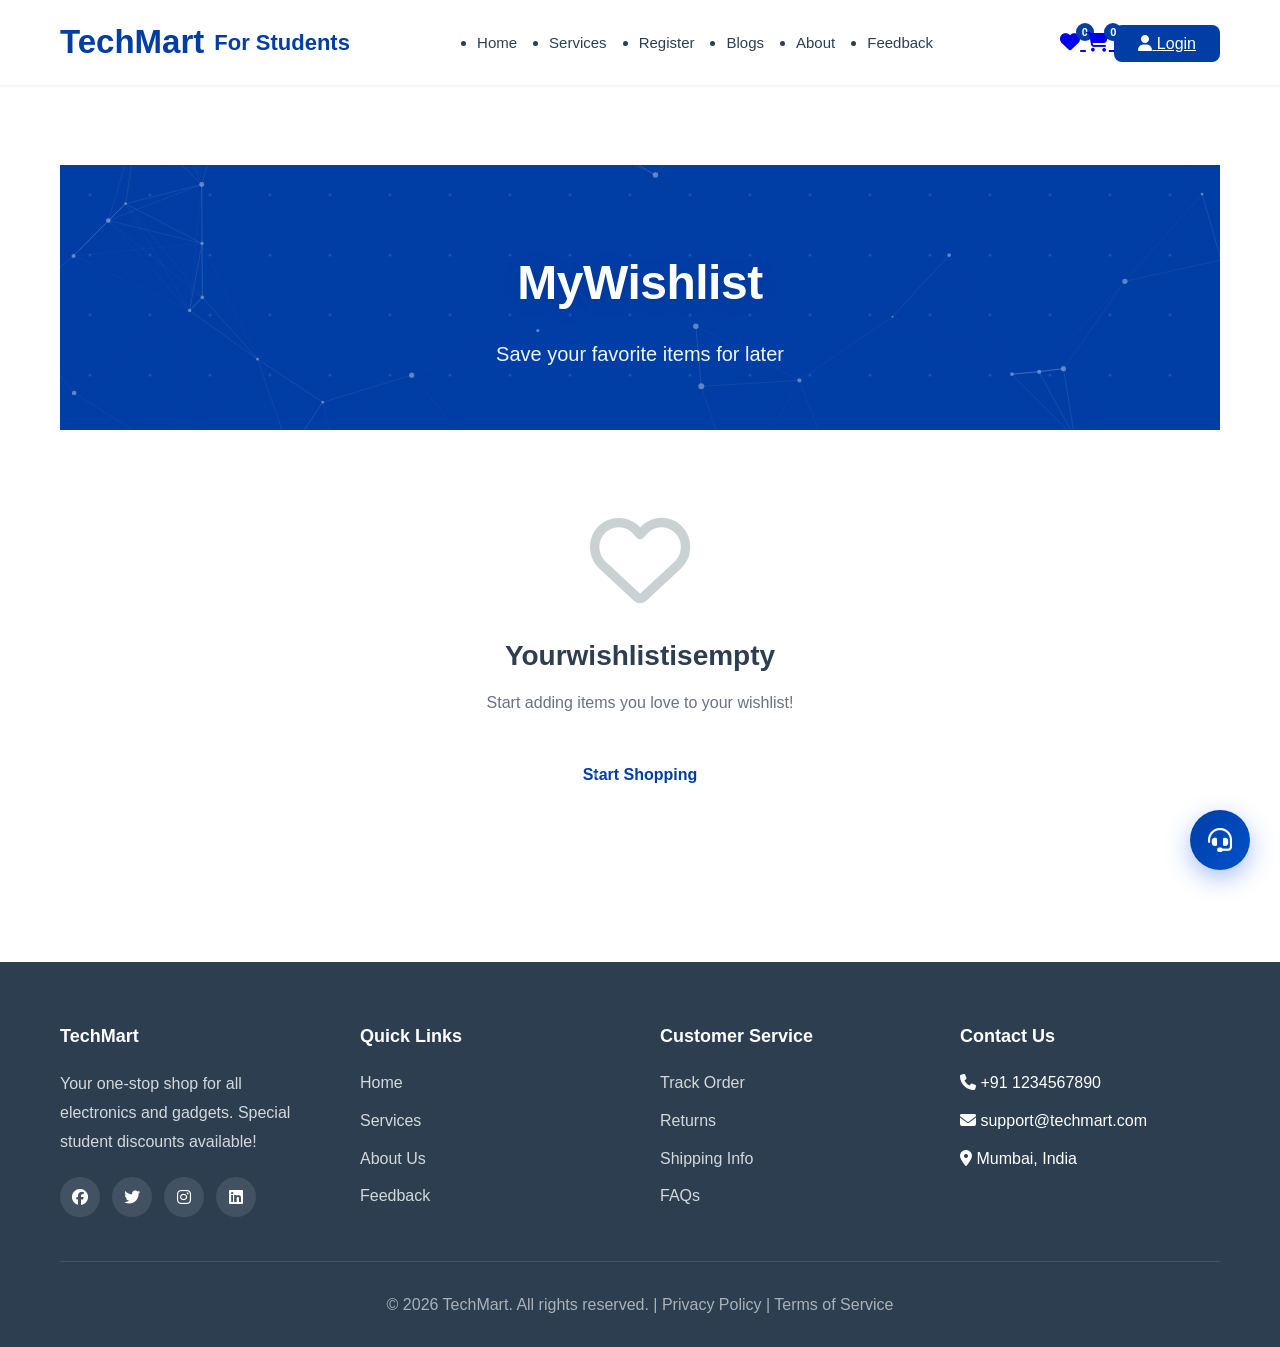
<file: wishlist.html>
<!DOCTYPE html>
<html lang="en">
<head>
    <meta charset="UTF-8">
    <meta name="viewport" content="width=device-width, initial-scale=1.0">
    <title>My Wishlist - TechMart</title>
    <link rel="stylesheet" href="css/style.css">
    <link rel="stylesheet" href="https://cdnjs.cloudflare.com/ajax/libs/font-awesome/6.4.0/css/all.min.css">
</head>
<body>
    <nav class="navbar">
        <div class="container">
            <div class="nav-wrapper">
                <div class="logo">
                    <h1>TechMart</h1>
                    <span class="student-badge">For Students</span>
                </div>
                <ul class="nav-links">
                    <li><a href="index.html">Home</a></li>
                    <li><a href="services.html">Services</a></li>
                    <li><a href="registration.html">Register</a></li>
                    <li><a href="blogs.html">Blogs</a></li>
                    <li><a href="about.html">About</a></li>
                    <li><a href="feedback.html">Feedback</a></li>
                </ul>
                <div class="nav-actions">
                    <a href="wishlist.html" class="wishlist-btn active">
                        <i class="fas fa-heart"></i>
                        <span class="wishlist-count">0</span>
                    </a>
                    <a href="#" class="cart-btn">
                        <i class="fas fa-shopping-cart"></i>
                        <span class="cart-count">0</span>
                    </a>
                    <a href="login.html" class="login-btn">
                        <i class="fas fa-user"></i>
                        <span>Login</span>
                    </a>
                </div>
            </div>
        </div>
    </nav>

    <main class="wishlist-page">
        <div class="container">
            <div class="page-header">
                <h1><i class="fas fa-heart"></i> My Wishlist</h1>
                <p>Save your favorite items for later</p>
            </div>

            <!-- Empty Wishlist -->
            <div class="empty-wishlist" style="display: none;">
                <i class="far fa-heart"></i>
                <h2>Your wishlist is empty</h2>
                <p>Start adding items you love to your wishlist!</p>
                <a href="index.html" class="btn-primary">Start Shopping</a>
            </div>

            <!-- Wishlist Items -->
            <div class="wishlist-items">
                <!-- Items will be dynamically loaded here -->
            </div>

            <!-- Wishlist Actions -->
            <div class="wishlist-actions" style="display: none;">
                <button class="btn-secondary clear-wishlist">
                    <i class="fas fa-trash"></i> Clear Wishlist
                </button>
                <a href="index.html" class="btn-primary">
                    <i class="fas fa-shopping-bag"></i> Continue Shopping
                </a>
            </div>
        </div>
    </main>

    <footer>
        <div class="container">
            <div class="footer-content">
                <div class="footer-section">
                    <h3>TechMart</h3>
                    <p>Your one-stop shop for all electronics and gadgets. Special student discounts available!</p>
                    <div class="social-links">
                        <a href="#"><i class="fab fa-facebook"></i></a>
                        <a href="#"><i class="fab fa-twitter"></i></a>
                        <a href="#"><i class="fab fa-instagram"></i></a>
                        <a href="#"><i class="fab fa-linkedin"></i></a>
                    </div>
                </div>
                <div class="footer-section">
                    <h4>Quick Links</h4>
                    <ul>
                        <li><a href="index.html">Home</a></li>
                        <li><a href="services.html">Services</a></li>
                        <li><a href="about.html">About Us</a></li>
                        <li><a href="feedback.html">Feedback</a></li>
                    </ul>
                </div>
                <div class="footer-section">
                    <h4>Customer Service</h4>
                    <ul>
                        <li><a href="#">Track Order</a></li>
                        <li><a href="#">Returns</a></li>
                        <li><a href="#">Shipping Info</a></li>
                        <li><a href="#">FAQs</a></li>
                    </ul>
                </div>
                <div class="footer-section">
                    <h4>Contact Us</h4>
                    <ul>
                        <li><i class="fas fa-phone"></i> +91 1234567890</li>
                        <li><i class="fas fa-envelope"></i> support@techmart.com</li>
                        <li><i class="fas fa-map-marker-alt"></i> Mumbai, India</li>
                    </ul>
                </div>
            </div>
            <div class="footer-bottom">
                <p>&copy; 2026 TechMart. All rights reserved. | <a href="#">Privacy Policy</a> | <a href="#">Terms of Service</a></p>
            </div>
        </div>
    </footer>

    <script src="js/auth-protection.js"></script>
    <script src="js/main.js"></script>
    <script src="js/wishlist-page.js"></script>
    <script src="js/contact-widget.js"></script>
    <script src="js/home-animations.js"></script>
</body>
</html>
</file>
<file: css/style.css>
/* Deep Royal Blue Theme - Professional & Bold */
:root {
    --primary: #003DA5;
    --primary-dark: #002B80;
    --primary-light: #0052CC;
    --text-dark: #2C3E50;
    --text-light: #6B7280;
    --text-lighter: #95A5A6;
    --bg-light: #F8F9FA;
    --white: #FFFFFF;
    --border: #E5E7EB;
    --shadow: 0 1px 3px rgba(0,0,0,0.08);
    --shadow-md: 0 4px 6px rgba(0,0,0,0.07);
    --shadow-lg: 0 10px 15px rgba(0,0,0,0.08);
}

* {
    margin: 0;
    padding: 0;
    box-sizing: border-box;
}

h1, h2, h3, h4, h5, h6 {
    word-spacing: normal;
}

body {
    font-family: -apple-system, BlinkMacSystemFont, 'Segoe UI', 'Roboto', 'Helvetica', 'Arial', sans-serif;
    color: var(--text-dark);
    line-height: 1.6;
    background: var(--white);
}

.container {
    max-width: 1200px;
    margin: 0 auto;
    padding: 0 20px;
}

/* Navigation */
.navbar {
    background: var(--white);
    box-shadow: var(--shadow);
    position: sticky;
    top: 0;
    z-index: 1000;
}

.nav-wrapper {
    display: flex;
    align-items: center;
    justify-content: space-between;
    padding: 16px 0;
    gap: 20px;
}

.logo {
    display: flex;
    align-items: center;
    gap: 10px;
    font-size: 22px;
    font-weight: 700;
    color: var(--primary);
    cursor: pointer;
}

.logo i {
    font-size: 24px;
}

.search-bar {
    flex: 1;
    max-width: 500px;
    display: flex;
}

.search-bar input {
    flex: 1;
    padding: 10px 16px;
    border: 1px solid var(--border);
    border-radius: 8px 0 0 8px;
    font-size: 14px;
    outline: none;
    transition: border-color 0.3s;
}

.search-bar input:focus {
    border-color: var(--primary);
}

.search-bar button {
    padding: 10px 20px;
    background: var(--primary);
    color: var(--white);
    border: none;
    border-radius: 0 8px 8px 0;
    cursor: pointer;
    transition: background 0.3s;
}

.search-bar button:hover {
    background: var(--primary-dark);
}

.nav-links {
    display: flex;
    align-items: center;
    gap: 32px;
}

.nav-links a {
    text-decoration: none;
    color: var(--text-dark);
    font-weight: 500;
    font-size: 15px;
    transition: color 0.3s;
}

.nav-links a:hover,
.nav-links a.active {
    color: var(--primary);
}

.login-btn {
    background: var(--primary);
    color: var(--white) !important;
    padding: 10px 24px;
    border-radius: 8px;
    transition: background 0.3s;
}

.login-btn:hover {
    background: var(--primary-dark);
}

.wishlist-btn, .cart-btn {
    position: relative;
    font-size: 20px;
}

.wishlist-count, .cart-count {
    position: absolute;
    top: -8px;
    right: -8px;
    background: var(--primary);
    color: var(--white);
    border-radius: 50%;
    width: 18px;
    height: 18px;
    display: flex;
    align-items: center;
    justify-content: center;
    font-size: 11px;
    font-weight: 600;
}

.hamburger {
    display: none;
}

/* Hero Section */
.hero {
    background: linear-gradient(135deg, var(--primary) 0%, var(--primary-dark) 100%);
    color: var(--white);
    padding: 100px 0;
    text-align: center;
}

.hero-content h1 {
    font-size: 56px;
    font-weight: 700;
    margin-bottom: 20px;
    letter-spacing: -1px;
    word-spacing: 4px;
}

.hero-content p {
    font-size: 20px;
    margin-bottom: 40px;
    opacity: 0.95;
    max-width: 700px;
    margin-left: auto;
    margin-right: auto;
}

.hero-buttons {
    display: flex;
    gap: 16px;
    justify-content: center;
    flex-wrap: wrap;
}

.btn-primary, .btn-secondary {
    padding: 14px 32px;
    border-radius: 8px;
    text-decoration: none;
    font-weight: 600;
    font-size: 16px;
    transition: all 0.3s;
    border: none;
    cursor: pointer;
    display: inline-block;
}

.btn-primary {
    background: var(--white);
    color: var(--primary);
}

.btn-primary:hover {
    transform: translateY(-2px);
    box-shadow: var(--shadow-lg);
}

.btn-secondary {
    background: transparent;
    color: var(--white);
    border: 2px solid var(--white);
}

.btn-secondary:hover {
    background: var(--white);
    color: var(--primary);
}

/* Categories */
.categories {
    padding: 80px 0;
    background: var(--bg-light);
}

.categories h2 {
    text-align: center;
    font-size: 36px;
    font-weight: 700;
    margin-bottom: 48px;
    color: var(--text-dark);
}

.category-grid {
    display: grid;
    grid-template-columns: repeat(auto-fit, minmax(160px, 1fr));
    gap: 24px;
}

.category-card {
    background: var(--white);
    padding: 32px 20px;
    border-radius: 12px;
    text-align: center;
    cursor: pointer;
    transition: all 0.3s;
    border: 1px solid var(--border);
}

.category-card:hover {
    transform: translateY(-4px);
    box-shadow: var(--shadow-lg);
    border-color: var(--primary);
}

.category-card i {
    font-size: 48px;
    color: var(--primary);
    margin-bottom: 16px;
}

.category-card h3 {
    font-size: 16px;
    font-weight: 600;
    color: var(--text-dark);
}

/* Products Section */
.products {
    padding: 80px 0;
}

.products h2 {
    text-align: center;
    font-size: 36px;
    font-weight: 700;
    margin-bottom: 48px;
    color: var(--text-dark);
}

.products-grid {
    display: grid;
    grid-template-columns: repeat(auto-fill, minmax(280px, 1fr));
    gap: 32px;
}

.product-card {
    background: var(--white);
    border-radius: 12px;
    overflow: hidden;
    border: 1px solid var(--border);
    transition: all 0.3s;
    position: relative;
}

.product-card:hover {
    transform: translateY(-4px);
    box-shadow: var(--shadow-lg);
    border-color: var(--primary);
}

.product-card img {
    width: 100%;
    height: 260px;
    object-fit: cover;
}

.product-info {
    padding: 20px;
}

.product-category {
    color: var(--primary);
    font-size: 12px;
    text-transform: uppercase;
    font-weight: 600;
    letter-spacing: 0.5px;
    margin-bottom: 8px;
}

.product-card h3 {
    font-size: 18px;
    font-weight: 600;
    margin-bottom: 12px;
    color: var(--text-dark);
}

.rating {
    color: #FFA500;
    font-size: 14px;
    margin-bottom: 12px;
}

.rating span {
    color: var(--text-light);
    margin-left: 4px;
}

.price {
    display: flex;
    align-items: center;
    gap: 10px;
    margin-bottom: 16px;
}

.current-price {
    font-size: 24px;
    font-weight: 700;
    color: var(--primary);
}

.original-price {
    font-size: 16px;
    color: var(--text-light);
    text-decoration: line-through;
}

.discount {
    color: var(--primary);
    font-size: 14px;
    font-weight: 600;
}

.add-to-cart {
    width: 100%;
    padding: 12px;
    background: var(--primary);
    color: var(--white);
    border: none;
    border-radius: 8px;
    font-weight: 600;
    font-size: 15px;
    cursor: pointer;
    transition: background 0.3s;
}

.add-to-cart:hover {
    background: var(--primary-dark);
}

/* Product Actions */
.product-actions {
    position: absolute;
    top: 12px;
    right: 12px;
    display: flex;
    gap: 8px;
}

.wishlist-toggle,
.quick-view {
    width: 38px;
    height: 38px;
    border-radius: 50%;
    background: var(--white);
    border: none;
    cursor: pointer;
    display: flex;
    align-items: center;
    justify-content: center;
    font-size: 16px;
    color: var(--text-dark);
    box-shadow: var(--shadow);
    transition: all 0.3s;
}

.wishlist-toggle:hover,
.quick-view:hover {
    background: var(--primary);
    color: var(--white);
    transform: scale(1.1);
}

.wishlist-toggle.active {
    background: var(--primary);
    color: var(--white);
}

/* Features */
.features {
    padding: 80px 0;
    background: var(--bg-light);
}

.features h2 {
    text-align: center;
    font-size: 36px;
    font-weight: 700;
    margin-bottom: 48px;
    color: var(--text-dark);
}

.features-grid {
    display: grid;
    grid-template-columns: repeat(auto-fit, minmax(250px, 1fr));
    gap: 40px;
}

.feature-card {
    text-align: center;
}

.feature-card i {
    font-size: 48px;
    color: var(--primary);
    margin-bottom: 20px;
}

.feature-card h3 {
    font-size: 20px;
    font-weight: 600;
    margin-bottom: 12px;
    color: var(--text-dark);
}

.feature-card p {
    color: var(--text-light);
    font-size: 15px;
    line-height: 1.6;
}

/* Footer */
footer {
    background: var(--text-dark);
    color: var(--white);
    padding: 60px 0 30px;
}

.footer-content {
    display: grid;
    grid-template-columns: repeat(auto-fit, minmax(250px, 1fr));
    gap: 40px;
    margin-bottom: 40px;
}

.footer-section h3, .footer-section h4 {
    margin-bottom: 20px;
    font-size: 18px;
    font-weight: 600;
}

.footer-section p {
    color: rgba(255,255,255,0.8);
    margin-bottom: 20px;
    line-height: 1.8;
}

.footer-section ul {
    list-style: none;
}

.footer-section ul li {
    margin-bottom: 12px;
}

.footer-section ul li a {
    color: rgba(255,255,255,0.8);
    text-decoration: none;
    transition: color 0.3s;
}

.footer-section ul li a:hover {
    color: var(--white);
}

.social-links {
    display: flex;
    gap: 12px;
}

.social-links a {
    width: 40px;
    height: 40px;
    border-radius: 50%;
    background: rgba(255,255,255,0.1);
    display: flex;
    align-items: center;
    justify-content: center;
    color: var(--white);
    text-decoration: none;
    transition: all 0.3s;
}

.social-links a:hover {
    background: var(--primary);
    transform: translateY(-3px);
}

.footer-bottom {
    text-align: center;
    padding-top: 30px;
    border-top: 1px solid rgba(255,255,255,0.1);
    color: rgba(255,255,255,0.6);
}

.footer-bottom a {
    color: rgba(255,255,255,0.6);
    text-decoration: none;
}

/* Services Page */
.services-page {
    padding: 80px 0;
}

.page-header {
    text-align: center;
    padding: 80px 0 60px;
    background: linear-gradient(135deg, #003DA5 0%, #003DA5 100%);
    position: relative;
    overflow: hidden;
}

.page-header::before {
    content: '';
    position: absolute;
    top: 0;
    left: 0;
    right: 0;
    bottom: 0;
    background: url('data:image/svg+xml,<svg width="60" height="60" viewBox="0 0 60 60" xmlns="http://www.w3.org/2000/svg"><circle cx="30" cy="30" r="1.5" fill="%23ffffff" opacity="0.1"/></svg>');
    animation: backgroundMove 20s linear infinite;
}

@keyframes backgroundMove {
    0% { transform: translateY(0); }
    100% { transform: translateY(60px); }
}

.page-header h1 {
    font-size: 48px;
    font-weight: 800;
    color: var(--white);
    margin-bottom: 16px;
    position: relative;
    z-index: 1;
    letter-spacing: -0.5px;
    text-shadow: 0 2px 20px rgba(0,0,0,0.1);
}

.page-header p {
    font-size: 20px;
    color: rgba(255, 255, 255, 0.95);
    position: relative;
    z-index: 1;
    font-weight: 500;
}

.services-grid {
    display: grid;
    grid-template-columns: repeat(auto-fit, minmax(320px, 1fr));
    gap: 32px;
}

.service-card {
    background: var(--white);
    padding: 40px;
    border-radius: 12px;
    border: 1px solid var(--border);
    transition: all 0.3s;
}

.service-card:hover {
    transform: translateY(-4px);
    box-shadow: var(--shadow-lg);
    border-color: var(--primary);
}

.service-card i {
    font-size: 48px;
    color: var(--primary);
    margin-bottom: 20px;
}

.service-card h3 {
    font-size: 22px;
    font-weight: 600;
    margin-bottom: 16px;
    color: var(--text-dark);
}

.service-card p {
    color: var(--text-light);
    line-height: 1.8;
    font-size: 15px;
}

/* About Page */
.about-hero {
    background: linear-gradient(135deg, var(--primary) 0%, var(--primary-dark) 100%);
    color: var(--white);
    padding: 100px 0;
    text-align: center;
}

.about-hero h1 {
    font-size: 48px;
    font-weight: 700;
    margin-bottom: 16px;
}

.about-hero p {
    font-size: 20px;
    opacity: 0.95;
}

.about-section {
    padding: 100px 0;
    position: relative;
}

.about-section:nth-child(even) {
    background: linear-gradient(180deg, #F9FAFB 0%, #FFFFFF 100%);
}

.about-content {
    display: grid;
    grid-template-columns: 1fr 1fr;
    gap: 60px;
    align-items: center;
    max-width: 1200px;
    margin: 0 auto;
}

.about-text h2 {
    font-size: 42px;
    font-weight: 800;
    margin-bottom: 28px;
    color: var(--text-dark);
    line-height: 1.2;
    letter-spacing: -0.5px;
    position: relative;
    padding-bottom: 20px;
}

.about-text h2::after {
    content: '';
    position: absolute;
    bottom: 0;
    left: 0;
    width: 80px;
    height: 4px;
    background: linear-gradient(90deg, var(--primary), var(--primary-light));
    border-radius: 2px;
}

.about-text p {
    font-size: 18px;
    color: var(--text-light);
    line-height: 1.8;
    margin-bottom: 24px;
}

.about-image {
    position: relative;
    border-radius: 20px;
    overflow: hidden;
    box-shadow: 0 20px 60px rgba(37, 99, 235, 0.15);
    transition: transform 0.3s ease;
}

.about-image:hover {
    transform: translateY(-8px);
}

.about-image img {
    width: 100%;
    height: 100%;
    object-fit: cover;
    display: block;
    transition: transform 0.5s ease;
}

.about-image:hover img {
    transform: scale(1.05);
}

.stats-section {
    padding: 100px 0;
    background: linear-gradient(135deg, var(--primary) 0%, #003DA5 100%);
    position: relative;
    overflow: hidden;
}

.stats-section::before {
    content: '';
    position: absolute;
    top: -50%;
    left: -50%;
    width: 200%;
    height: 200%;
    background: radial-gradient(circle, rgba(255,255,255,0.1) 1px, transparent 1px);
    background-size: 40px 40px;
    animation: rotateBackground 40s linear infinite;
}

@keyframes rotateBackground {
    0% { transform: rotate(0deg); }
    100% { transform: rotate(360deg); }
}

.stats-grid {
    display: grid;
    grid-template-columns: repeat(auto-fit, minmax(250px, 1fr));
    gap: 40px;
    position: relative;
    z-index: 1;
}

.stat-card {
    text-align: center;
    padding: 40px 20px;
    background: rgba(255, 255, 255, 0.1);
    backdrop-filter: blur(10px);
    border-radius: 20px;
    border: 1px solid rgba(255, 255, 255, 0.2);
    transition: all 0.3s ease;
    position: relative;
    overflow: hidden;
}

.stat-card::before {
    content: '';
    position: absolute;
    top: 0;
    left: 0;
    right: 0;
    bottom: 0;
    background: linear-gradient(135deg, rgba(255,255,255,0.2) 0%, transparent 100%);
    opacity: 0;
    transition: opacity 0.3s ease;
}

.stat-card:hover {
    transform: translateY(-10px);
    background: rgba(255, 255, 255, 0.15);
    box-shadow: 0 20px 40px rgba(0, 0, 0, 0.2);
}

.stat-card:hover::before {
    opacity: 1;
}

.stat-card i {
    font-size: 48px;
    color: white;
    margin-bottom: 20px;
    opacity: 0.9;
}

.stat-card h3 {
    font-size: 56px;
    font-weight: 800;
    color: white;
    margin-bottom: 12px;
    letter-spacing: -1px;
    text-shadow: 0 2px 10px rgba(0,0,0,0.2);
}

.stat-card p {
    color: rgba(255, 255, 255, 0.95);
    font-size: 18px;
    font-weight: 600;
    letter-spacing: 0.5px;
}

.mission-section {
    padding: 100px 0;
    background: white;
}

.section-title {
    text-align: center;
    font-size: 42px;
    font-weight: 800;
    color: var(--text-dark);
    margin-bottom: 60px;
    letter-spacing: -0.5px;
    position: relative;
    padding-bottom: 20px;
}

.section-title::after {
    content: '';
    position: absolute;
    bottom: 0;
    left: 50%;
    transform: translateX(-50%);
    width: 80px;
    height: 4px;
    background: linear-gradient(90deg, var(--primary), var(--primary-light));
    border-radius: 2px;
}

.mission-grid {
    display: grid;
    grid-template-columns: repeat(auto-fit, minmax(320px, 1fr));
    gap: 40px;
    max-width: 1200px;
    margin: 0 auto;
}

.mission-card {
    padding: 48px 36px;
    background: white;
    border-radius: 20px;
    box-shadow: 0 4px 20px rgba(0, 0, 0, 0.08);
    border: 1px solid var(--border);
    transition: all 0.3s ease;
    position: relative;
    overflow: hidden;
}

.mission-card::before {
    content: '';
    position: absolute;
    top: 0;
    left: 0;
    width: 100%;
    height: 4px;
    background: linear-gradient(90deg, var(--primary), var(--primary-light));
    transform: scaleX(0);
    transition: transform 0.3s ease;
}

.mission-card:hover {
    transform: translateY(-10px);
    box-shadow: 0 20px 40px rgba(37, 99, 235, 0.15);
    border-color: var(--primary-light);
}

.mission-card:hover::before {
    transform: scaleX(1);
}

.mission-icon {
    width: 80px;
    height: 80px;
    background: linear-gradient(135deg, var(--primary) 0%, var(--primary-light) 100%);
    border-radius: 20px;
    display: flex;
    align-items: center;
    justify-content: center;
    margin-bottom: 24px;
    transition: transform 0.3s ease;
}

.mission-card:hover .mission-icon {
    transform: scale(1.1) rotate(5deg);
}

.mission-icon i {
    font-size: 36px;
    color: white;
}

.mission-card h3 {
    font-size: 24px;
    font-weight: 700;
    margin-bottom: 16px;
    color: var(--text-dark);
}

.mission-card p {
    color: var(--text-light);
    line-height: 1.8;
    font-size: 16px;
}

.team-grid {
    display: grid;
    grid-template-columns: repeat(auto-fit, minmax(250px, 1fr));
    gap: 40px;
    margin-top: 60px;
}

.team-section {
    padding: 100px 0;
    background: linear-gradient(180deg, #F9FAFB 0%, #FFFFFF 100%);
}

.team-card {
    text-align: center;
    background: white;
    padding: 40px 24px;
    border-radius: 20px;
    box-shadow: 0 4px 20px rgba(0, 0, 0, 0.08);
    border: 1px solid var(--border);
    transition: all 0.3s ease;
}

.team-card:hover {
    transform: translateY(-10px);
    box-shadow: 0 20px 40px rgba(37, 99, 235, 0.15);
}

.team-image {
    position: relative;
    width: 160px;
    height: 160px;
    margin: 0 auto 24px;
}

.team-image::before {
    content: '';
    position: absolute;
    top: -10px;
    left: -10px;
    right: -10px;
    bottom: -10px;
    background: linear-gradient(135deg, var(--primary) 0%, var(--primary-light) 100%);
    border-radius: 50%;
    opacity: 0.2;
    transition: all 0.3s ease;
}

.team-card:hover .team-image::before {
    transform: scale(1.1);
    opacity: 0.3;
}

.team-image img {
    width: 160px;
    height: 160px;
    border-radius: 50%;
    object-fit: cover;
    border: 5px solid white;
    box-shadow: 0 8px 24px rgba(0, 0, 0, 0.12);
    position: relative;
    z-index: 1;
    transition: transform 0.3s ease;
}

.team-card:hover .team-image img {
    transform: scale(1.05);
}

.team-card h3 {
    font-size: 22px;
    font-weight: 700;
    margin-bottom: 8px;
    color: var(--text-dark);
}

.team-card p {
    color: var(--text-light);
    font-size: 15px;
    margin-bottom: 20px;
}

.team-social {
    display: flex;
    gap: 12px;
    justify-content: center;
}

.team-social a {
    width: 40px;
    height: 40px;
    background: var(--bg-light);
    border-radius: 50%;
    display: flex;
    align-items: center;
    justify-content: center;
    color: var(--text-light);
    transition: all 0.3s ease;
    text-decoration: none;
}

.team-social a:hover {
    background: var(--primary);
    color: white;
    transform: translateY(-3px);
}

.timeline-section {
    padding: 100px 0;
    background: white;
}

.timeline {
    max-width: 900px;
    margin: 60px auto 0;
    position: relative;
}

.timeline::before {
    content: '';
    position: absolute;
    left: 130px;
    top: 20px;
    bottom: 20px;
    width: 3px;
    background: linear-gradient(180deg, var(--primary), var(--primary-light));
}

.timeline-item {
    display: flex;
    gap: 40px;
    margin-bottom: 50px;
    position: relative;
}

.timeline-date {
    flex-shrink: 0;
    width: 100px;
    height: 100px;
    background: linear-gradient(135deg, var(--primary), var(--primary-light));
    border-radius: 50%;
    display: flex;
    align-items: center;
    justify-content: center;
    font-size: 20px;
    font-weight: 800;
    color: white;
    box-shadow: 0 8px 24px rgba(37, 99, 235, 0.3);
    position: relative;
    z-index: 1;
    transition: transform 0.3s ease;
}

.timeline-item:hover .timeline-date {
    transform: scale(1.1) rotate(5deg);
}

.timeline-content {
    flex: 1;
    padding: 32px;
    background: white;
    border-radius: 16px;
    box-shadow: 0 4px 20px rgba(0, 0, 0, 0.08);
    border: 1px solid var(--border);
    transition: all 0.3s ease;
    position: relative;
}

.timeline-content::before {
    content: '';
    position: absolute;
    left: -20px;
    top: 40px;
    width: 0;
    height: 0;
    border-top: 10px solid transparent;
    border-bottom: 10px solid transparent;
    border-right: 20px solid white;
}

.timeline-item:hover .timeline-content {
    transform: translateX(10px);
    box-shadow: 0 10px 40px rgba(37, 99, 235, 0.15);
}

.timeline-content h3 {
    margin-bottom: 12px;
    font-size: 22px;
    font-weight: 700;
    color: var(--text-dark);
}

.timeline-content p {
    color: var(--text-light);
    line-height: 1.8;
    font-size: 16px;
}

.why-choose-section {
    padding: 100px 0;
    background: linear-gradient(180deg, #F9FAFB 0%, #FFFFFF 100%);
}

.why-choose-grid {
    display: grid;
    grid-template-columns: repeat(auto-fit, minmax(300px, 1fr));
    gap: 32px;
    max-width: 1200px;
    margin: 0 auto;
}

.why-choose-card {
    padding: 36px 28px;
    background: white;
    border-radius: 16px;
    box-shadow: 0 4px 16px rgba(0, 0, 0, 0.06);
    border: 1px solid var(--border);
    transition: all 0.3s ease;
    text-align: center;
}

.why-choose-card:hover {
    transform: translateY(-8px);
    box-shadow: 0 16px 32px rgba(37, 99, 235, 0.12);
    border-color: var(--primary-light);
}

.why-choose-card i {
    font-size: 48px;
    background: linear-gradient(135deg, var(--primary), var(--primary-light));
    -webkit-background-clip: text;
    -webkit-text-fill-color: transparent;
    background-clip: text;
    margin-bottom: 20px;
    display: inline-block;
    transition: transform 0.3s ease;
}

.why-choose-card:hover i {
    transform: scale(1.2);
}

.why-choose-card h3 {
    font-size: 20px;
    font-weight: 700;
    margin-bottom: 12px;
    color: var(--text-dark);
}

.why-choose-card p {
    color: var(--text-light);
    line-height: 1.6;
    font-size: 15px;
}

/* Blogs Page */
.blogs-page {
    padding: 80px 0;
}

.featured-blog {
    padding: 80px 0;
    background: linear-gradient(180deg, #FFFFFF 0%, #F9FAFB 100%);
}

.blog-featured-card {
    display: grid;
    grid-template-columns: 1.2fr 1fr;
    gap: 0;
    background: white;
    border-radius: 24px;
    overflow: hidden;
    box-shadow: 0 10px 40px rgba(0, 0, 0, 0.12);
    border: 1px solid var(--border);
    transition: all 0.3s ease;
}

.blog-featured-card:hover {
    transform: translateY(-8px);
    box-shadow: 0 20px 60px rgba(37, 99, 235, 0.2);
}

.blog-featured-image {
    position: relative;
    overflow: hidden;
}

.blog-featured-image img {
    width: 100%;
    height: 100%;
    object-fit: cover;
    transition: transform 0.5s ease;
}

.blog-featured-card:hover .blog-featured-image img {
    transform: scale(1.1);
}

.blog-badge {
    position: absolute;
    top: 24px;
    right: 24px;
    padding: 8px 20px;
    background: linear-gradient(135deg, var(--primary), var(--primary-light));
    color: white;
    border-radius: 20px;
    font-size: 13px;
    font-weight: 700;
    text-transform: uppercase;
    letter-spacing: 0.5px;
    box-shadow: 0 4px 12px rgba(37, 99, 235, 0.4);
}

.blog-badge.featured {
    background: linear-gradient(135deg, #F59E0B, #EF4444);
}

.blog-featured-content {
    padding: 48px 40px;
    display: flex;
    flex-direction: column;
    justify-content: center;
}

.blog-featured-content h2 {
    font-size: 32px;
    font-weight: 800;
    margin-bottom: 20px;
    color: var(--text-dark);
    line-height: 1.3;
    letter-spacing: -0.5px;
}

.blog-featured-content p {
    font-size: 17px;
    color: var(--text-light);
    line-height: 1.8;
    margin-bottom: 28px;
}

.blog-filter {
    padding: 40px 0;
}

.blog-filter h3 {
    text-align: center;
    font-size: 20px;
    font-weight: 700;
    color: var(--text-dark);
    margin-bottom: 24px;
}

.filter-buttons {
    display: flex;
    justify-content: center;
    gap: 12px;
    margin-bottom: 60px;
    flex-wrap: wrap;
}

.filter-btn {
    padding: 10px 24px;
    border: 2px solid var(--border);
    background: var(--white);
    color: var(--text-dark);
    border-radius: 24px;
    cursor: pointer;
    transition: all 0.3s;
    font-weight: 600;
    font-size: 14px;
}

.filter-btn.active,
.filter-btn:hover {
    background: var(--primary);
    color: var(--white);
    border-color: var(--primary);
}

.blogs-section {
    padding: 60px 0 100px;
    background: var(--bg-light);
}

.blog-grid {
    display: grid;
    grid-template-columns: repeat(auto-fill, minmax(360px, 1fr));
    gap: 36px;
}

.blog-card {
    background: white;
    border-radius: 20px;
    overflow: hidden;
    border: 1px solid var(--border);
    transition: all 0.3s ease;
    position: relative;
}

.blog-card::before {
    content: '';
    position: absolute;
    top: 0;
    left: 0;
    right: 0;
    height: 4px;
    background: linear-gradient(90deg, var(--primary), var(--primary-light));
    transform: scaleX(0);
    transition: transform 0.3s ease;
}

.blog-card:hover {
    transform: translateY(-8px);
    box-shadow: 0 20px 40px rgba(37, 99, 235, 0.15);
    border-color: var(--primary-light);
}

.blog-card:hover::before {
    transform: scaleX(1);
}

.blog-image {
    position: relative;
    height: 240px;
    overflow: hidden;
}

.blog-image img {
    width: 100%;
    height: 100%;
    object-fit: cover;
    transition: transform 0.5s ease;
}

.blog-card:hover .blog-image img {
    transform: scale(1.1);
}

.blog-image .blog-badge {
    top: 20px;
    right: 20px;
}

.blog-content {
    padding: 28px;
}

.blog-meta {
    display: flex;
    gap: 20px;
    margin-bottom: 18px;
    font-size: 13px;
    color: var(--text-light);
    flex-wrap: wrap;
}

.blog-meta span {
    display: flex;
    align-items: center;
    gap: 6px;
}

.blog-meta i {
    color: var(--primary);
}

.blog-card h3 {
    font-size: 22px;
    font-weight: 700;
    margin-bottom: 14px;
    color: var(--text-dark);
    line-height: 1.4;
    transition: color 0.3s ease;
}

.blog-card:hover h3 {
    color: var(--primary);
}

.blog-card p {
    color: var(--text-light);
    line-height: 1.7;
    margin-bottom: 24px;
    font-size: 15px;
}

.read-more {
    color: var(--primary);
    text-decoration: none;
    font-weight: 700;
    display: inline-flex;
    align-items: center;
    gap: 8px;
    font-size: 15px;
    transition: gap 0.3s ease;
}

.read-more:hover {
    gap: 14px;
}

.read-more i {
    transition: transform 0.3s ease;
}

.read-more:hover i {
    transform: translateX(4px);
}

.pagination {
    display: flex;
    justify-content: center;
    gap: 12px;
    margin-top: 60px;
}

.page-link {
    width: 44px;
    height: 44px;
    display: flex;
    align-items: center;
    justify-content: center;
    background: white;
    border: 1px solid var(--border);
    border-radius: 12px;
    color: var(--text-dark);
    text-decoration: none;
    font-weight: 600;
    transition: all 0.3s ease;
}

.page-link:hover,
.page-link.active {
    background: var(--primary);
    color: white;
    border-color: var(--primary);
    transform: translateY(-2px);
}

.newsletter-section {
    padding: 100px 0;
    background: white;
}

.newsletter-content {
    text-align: center;
    max-width: 700px;
    margin: 0 auto;
    padding: 80px 60px;
    background: linear-gradient(135deg, var(--primary) 0%, #003DA5 100%);
    border-radius: 32px;
    position: relative;
    overflow: hidden;
    box-shadow: 0 20px 60px rgba(37, 99, 235, 0.3);
}

.newsletter-content::before {
    content: '';
    position: absolute;
    top: -50%;
    right: -50%;
    width: 200%;
    height: 200%;
    background: radial-gradient(circle, rgba(255,255,255,0.1) 1px, transparent 1px);
    background-size: 30px 30px;
    animation: backgroundMove 30s linear infinite;
}

.newsletter-content h2 {
    font-size: 38px;
    font-weight: 800;
    color: white;
    position: relative;
    z-index: 1;
    margin-bottom: 16px;
    letter-spacing: -0.5px;
    margin-bottom: 16px;
}

.newsletter-content p {
    margin-bottom: 36px;
    color: rgba(255, 255, 255, 0.95);
    font-size: 18px;
    position: relative;
    z-index: 1;
}

.newsletter-form {
    display: flex;
    gap: 12px;
    max-width: 550px;
    margin: 0 auto;
    position: relative;
    z-index: 1;
}

.newsletter-form input {
    flex: 1;
    padding: 18px 24px;
    border: 2px solid rgba(255, 255, 255, 0.3);
    background: rgba(255, 255, 255, 0.1);
    backdrop-filter: blur(10px);
    border-radius: 12px;
    font-size: 16px;
    color: white;
    transition: all 0.3s ease;
}

.newsletter-form input::placeholder {
    color: rgba(255, 255, 255, 0.7);
}

.newsletter-form input:focus {
    outline: none;
    border-color: white;
    background: rgba(255, 255, 255, 0.2);
}

.newsletter-form button {
    padding: 18px 36px;
    background: white;
    color: var(--primary);
    border: none;
    border-radius: 12px;
    font-weight: 700;
    cursor: pointer;
    transition: all 0.3s ease;
    font-size: 16px;
    white-space: nowrap;
}

.newsletter-form button:hover {
    transform: translateY(-3px);
    box-shadow: 0 12px 24px rgba(0, 0, 0, 0.2);
}

/* Feedback Page */
.feedback-section {
    padding: 80px 0;
    background: linear-gradient(180deg, #F9FAFB 0%, #FFFFFF 100%);
}

.feedback-container {
    display: grid;
    grid-template-columns: 1.5fr 1fr;
    gap: 48px;
    max-width: 1200px;
    margin: 0 auto;
}

.feedback-form-section h2 {
    font-size: 32px;
    font-weight: 800;
    color: var(--text-dark);
    margin-bottom: 12px;
    letter-spacing: -0.5px;
}

.feedback-form-section > p {
    color: var(--text-light);
    font-size: 16px;
    margin-bottom: 32px;
    line-height: 1.6;
}

.feedback-form {
    background: white;
    padding: 40px;
    border-radius: 20px;
    box-shadow: 0 8px 32px rgba(0, 0, 0, 0.08);
    border: 1px solid var(--border);
}

.form-group {
    margin-bottom: 24px;
}

.form-group label {
    display: block;
    margin-bottom: 10px;
    color: var(--text-dark);
    font-weight: 600;
    font-size: 15px;
}

.form-group input,
.form-group textarea,
.form-group select {
    width: 100%;
    padding: 14px 16px;
    border: 2px solid var(--border);
    border-radius: 12px;
    font-size: 15px;
    font-family: inherit;
    transition: all 0.3s ease;
    background: white;
}

.form-group input:focus,
.form-group textarea:focus,
.form-group select:focus {
    outline: none;
    border-color: var(--primary);
    box-shadow: 0 0 0 4px rgba(37, 99, 235, 0.1);
    transform: translateY(-2px);
}

.form-group textarea {
    resize: vertical;
    min-height: 140px;
}

.form-group small {
    display: block;
    margin-top: 8px;
    color: var(--text-light);
    font-size: 13px;
}

.checkbox-group {
    margin: 20px 0;
}

.checkbox {
    display: flex;
    align-items: center;
    gap: 10px;
    cursor: pointer;
}

.checkbox input[type="checkbox"] {
    width: 20px;
    height: 20px;
    cursor: pointer;
}

.star-rating {
    display: flex;
    gap: 12px;
    font-size: 36px;
    cursor: pointer;
    margin-top: 8px;
}

.star-rating i {
    color: #E5E7EB;
    transition: all 0.3s ease;
}

.star-rating i:hover,
.star-rating i.active {
    color: #FFA500;
    transform: scale(1.2);
}

.submit-btn {
    width: 100%;
    padding: 16px;
    background: linear-gradient(135deg, var(--primary), var(--primary-light));
    color: white;
    border: none;
    border-radius: 12px;
    font-size: 16px;
    font-weight: 700;
    cursor: pointer;
    transition: all 0.3s ease;
    margin-top: 12px;
    box-shadow: 0 4px 12px rgba(37, 99, 235, 0.3);
}

.submit-btn:hover {
    transform: translateY(-3px);
    box-shadow: 0 8px 24px rgba(37, 99, 235, 0.4);
}

.submit-btn:active {
    transform: translateY(-1px);
}

.feedback-info {
    display: flex;
    flex-direction: column;
    gap: 24px;
}

.info-card {
    background: white;
    padding: 32px 28px;
    border-radius: 20px;
    box-shadow: 0 4px 16px rgba(0, 0, 0, 0.06);
    border: 1px solid var(--border);
    text-align: center;
    transition: all 0.3s ease;
}

.info-card:hover {
    transform: translateY(-8px);
    box-shadow: 0 12px 32px rgba(37, 99, 235, 0.15);
}

.info-card i {
    font-size: 48px;
    background: linear-gradient(135deg, var(--primary), var(--primary-light));
    -webkit-background-clip: text;
    -webkit-text-fill-color: transparent;
    background-clip: text;
    margin-bottom: 16px;
    display: inline-block;
}

.info-card h3 {
    font-size: 20px;
    font-weight: 700;
    color: var(--text-dark);
    margin-bottom: 12px;
}

.info-card p {
    color: var(--text-light);
    line-height: 1.6;
    font-size: 14px;
}

.contact-alternatives {
    background: linear-gradient(135deg, var(--primary) 0%, #003DA5 100%);
    padding: 32px;
    border-radius: 20px;
    color: white;
}

.contact-alternatives h3 {
    font-size: 22px;
    font-weight: 700;
    margin-bottom: 24px;
    text-align: center;
}

.contact-option {
    display: flex;
    align-items: center;
    gap: 20px;
    padding: 16px;
    background: rgba(255, 255, 255, 0.1);
    backdrop-filter: blur(10px);
    border-radius: 12px;
    margin-bottom: 12px;
    transition: all 0.3s ease;
}

.contact-option:hover {
    background: rgba(255, 255, 255, 0.2);
    transform: translateX(8px);
}

.contact-option i {
    font-size: 24px;
    width: 48px;
    height: 48px;
    display: flex;
    align-items: center;
    justify-content: center;
    background: rgba(255, 255, 255, 0.2);
    border-radius: 12px;
}

.contact-option h4 {
    font-size: 16px;
    font-weight: 700;
    margin-bottom: 4px;
}

.contact-option p {
    font-size: 14px;
    opacity: 0.9;
}

.testimonials-section {
    padding: 80px 0;
    background: white;
}

.testimonials-grid {
    display: grid;
    grid-template-columns: repeat(auto-fit, minmax(320px, 1fr));
    gap: 32px;
    margin-top: 48px;
}

.testimonial-card {
    background: white;
    padding: 32px;
    border-radius: 20px;
    box-shadow: 0 4px 20px rgba(0, 0, 0, 0.08);
    border: 1px solid var(--border);
    transition: all 0.3s ease;
}

.testimonial-card:hover {
    transform: translateY(-8px);
    box-shadow: 0 12px 32px rgba(37, 99, 235, 0.15);
}

.testimonial-rating {
    display: flex;
    gap: 4px;
    margin-bottom: 16px;
}

.testimonial-rating i {
    color: #FFA500;
    font-size: 18px;
}

.testimonial-card > p {
    color: var(--text-light);
    line-height: 1.8;
    margin-bottom: 24px;
    font-size: 15px;
    font-style: italic;
}

.testimonial-author {
    display: flex;
    align-items: center;
    gap: 16px;
}

.testimonial-author img {
    width: 56px;
    height: 56px;
    border-radius: 50%;
    object-fit: cover;
    border: 3px solid var(--primary-light);
}

.testimonial-author h4 {
    font-size: 16px;
    font-weight: 700;
    color: var(--text-dark);
    margin-bottom: 4px;
}

.testimonial-author span {
    font-size: 14px;
    color: var(--text-light);
}

/* Registration Page */
.registration-section {
    padding: 80px 0;
    background: linear-gradient(180deg, #F9FAFB 0%, #FFFFFF 100%);
}

.registration-container {
    max-width: 900px;
    margin: 0 auto;
}

.registration-header {
    text-align: center;
    margin-bottom: 48px;
}

.registration-header h1 {
    font-size: 42px;
    font-weight: 800;
    color: var(--text-dark);
    margin-bottom: 12px;
    letter-spacing: -0.5px;
}

.registration-header p {
    font-size: 18px;
    color: var(--text-light);
}

.registration-form {
    background: white;
    padding: 48px;
    border-radius: 24px;
    box-shadow: 0 10px 40px rgba(0, 0, 0, 0.12);
    border: 1px solid var(--border);
}

.form-section {
    margin-bottom: 40px;
}

.form-section h3 {
    font-size: 20px;
    font-weight: 700;
    color: var(--text-dark);
    margin-bottom: 24px;
    padding-bottom: 12px;
    border-bottom: 2px solid var(--border);
}

.form-section h3 i {
    color: var(--primary);
    margin-right: 8px;
}

.form-row {
    display: grid;
    grid-template-columns: repeat(auto-fit, minmax(250px, 1fr));
    gap: 24px;
}

.error-message {
    color: #EF4444;
    font-size: 13px;
    margin-top: 6px;
    display: none;
}

.error-message.show {
    display: block;
}

.form-group input.error {
    border-color: #EF4444;
}

/* Auth Section (Login/Signup) */
.auth-section {
    min-height: 100vh;
    display: flex;
    align-items: center;
    padding: 60px 20px;
    background: linear-gradient(135deg, #003DA5 0%, #003DA5 50%, #003DA5 100%);
    position: relative;
    overflow: hidden;
}

.auth-section::before {
    content: '';
    position: absolute;
    top: 0;
    left: 0;
    right: 0;
    bottom: 0;
    background: 
        radial-gradient(circle at 20% 80%, rgba(37, 99, 235, 0.3) 0%, transparent 50%),
        radial-gradient(circle at 80% 20%, rgba(0, 61, 165, 0.3) 0%, transparent 50%),
        radial-gradient(circle at 40% 40%, rgba(240, 147, 251, 0.2) 0%, transparent 50%);
    animation: pulse 10s ease-in-out infinite;
}

@keyframes pulse {
    0%, 100% { opacity: 1; }
    50% { opacity: 0.8; }
}

.auth-section::after {
    content: '';
    position: absolute;
    top: 0;
    left: 0;
    right: 0;
    bottom: 0;
    background: url('data:image/svg+xml,<svg width="60" height="60" viewBox="0 0 60 60" xmlns="http://www.w3.org/2000/svg"><circle cx="30" cy="30" r="1.5" fill="%23ffffff" opacity="0.08"/></svg>');
    animation: backgroundMove 30s linear infinite;
}

.auth-container {
    max-width: 1200px;
    margin: 0 auto;
    width: 100%;
    position: relative;
    z-index: 1;
}

.auth-box {
    background: white;
    border-radius: 32px;
    box-shadow: 
        0 30px 90px rgba(0, 0, 0, 0.3),
        0 0 0 1px rgba(255, 255, 255, 0.1) inset;
    overflow: hidden;
    display: grid;
    grid-template-columns: 1fr;
    max-width: 500px;
    margin: 0 auto;
    min-height: 650px;
    backdrop-filter: blur(20px);
}

.auth-form {
    padding: 70px 60px;
    display: none;
    background: white;
}

.auth-form.active {
    display: block;
    animation: fadeIn 0.5s ease;
}

@keyframes fadeIn {
    from { opacity: 0; transform: translateY(10px); }
    to { opacity: 1; transform: translateY(0); }
}

.auth-form h2 {
    font-size: 36px;
    font-weight: 900;
    background: linear-gradient(135deg, var(--primary), #003DA5);
    -webkit-background-clip: text;
    -webkit-text-fill-color: transparent;
    background-clip: text;
    margin-bottom: 12px;
    letter-spacing: -1px;
}

.auth-form .subtitle {
    color: var(--text-light);
    margin-bottom: 40px;
    font-size: 17px;
    font-weight: 500;
}

.auth-form .form-group {
    margin-bottom: 24px;
    position: relative;
}

.auth-form .form-group label {
    display: block;
    margin-bottom: 10px;
    color: var(--text-dark);
    font-weight: 700;
    font-size: 14px;
    text-transform: uppercase;
    letter-spacing: 0.5px;
}

.auth-form .form-group label i {
    color: var(--primary);
    margin-right: 8px;
    width: 18px;
    font-size: 16px;
}

.auth-form input {
    width: 100%;
    padding: 16px 20px;
    border: 2px solid var(--border);
    border-radius: 14px;
    font-size: 15px;
    transition: all 0.3s ease;
    background: white;
    font-weight: 500;
}

.auth-form input:focus {
    outline: none;
    border-color: var(--primary);
    box-shadow: 0 0 0 5px rgba(37, 99, 235, 0.1);
    transform: translateY(-2px);
}

.auth-form input::placeholder {
    color: var(--text-lighter);
    font-weight: 400;
}

.form-options {
    display: flex;
    justify-content: space-between;
    align-items: center;
    margin: 20px 0 32px;
    font-size: 14px;
}

.checkbox {
    display: flex;
    align-items: center;
    gap: 8px;
    cursor: pointer;
    user-select: none;
}

.checkbox input[type=\"checkbox\"] {
    width: 20px;
    height: 20px;
    cursor: pointer;
    accent-color: var(--primary);
}

.checkbox span {
    color: var(--text-dark);
    font-weight: 500;
}

.forgot-link {
    color: var(--primary);
    text-decoration: none;
    font-weight: 700;
    transition: all 0.3s ease;
}

.forgot-link:hover {
    color: var(--primary-dark);
    text-decoration: underline;
}

.auth-btn {
    width: 100%;
    padding: 18px;
    background: linear-gradient(135deg, var(--primary), #003DA5, var(--primary-light));
    background-size: 200% 200%;
    color: white;
    border: none;
    border-radius: 14px;
    font-size: 17px;
    font-weight: 800;
    cursor: pointer;
    transition: all 0.4s ease;
    box-shadow: 0 8px 24px rgba(37, 99, 235, 0.4);
    text-transform: uppercase;
    letter-spacing: 1px;
    position: relative;
    overflow: hidden;
}

.auth-btn::before {
    content: '';
    position: absolute;
    top: 0;
    left: -100%;
    width: 100%;
    height: 100%;
    background: linear-gradient(90deg, transparent, rgba(255,255,255,0.3), transparent);
    transition: left 0.5s ease;
}

.auth-btn:hover {
    transform: translateY(-3px);
    box-shadow: 0 12px 32px rgba(37, 99, 235, 0.5);
    background-position: right center;
}

.auth-btn:hover::before {
    left: 100%;
}

.auth-btn:active {
    transform: translateY(-1px);
}

.divider {
    display: flex;
    align-items: center;
    margin: 32px 0;
    color: var(--text-lighter);
    font-size: 14px;
    font-weight: 600;
}

.divider::before,
.divider::after {
    content: '';
    flex: 1;
    height: 2px;
    background: linear-gradient(90deg, transparent, var(--border), transparent);
}

.divider span {
    padding: 0 20px;
    background: white;
}

.social-auth {
    display: flex;
    flex-direction: column;
    gap: 14px;
}

.social-btn {
    width: 100%;
    padding: 16px;
    border: 2px solid var(--border);
    background: white;
    border-radius: 14px;
    font-size: 16px;
    font-weight: 700;
    cursor: pointer;
    transition: all 0.3s ease;
    display: flex;
    align-items: center;
    justify-content: center;
    gap: 12px;
}

.social-btn:hover {
    border-color: var(--primary);
    transform: translateY(-3px);
    box-shadow: 0 8px 20px rgba(0, 0, 0, 0.12);
    background: var(--bg-light);
}

.social-btn i {
    font-size: 20px;
}

.google-btn {
    color: #DB4437;
}

.google-btn:hover {
    border-color: #DB4437;
    background: #FEF3F2;
}

.facebook-btn {
    color: #1877F2;
}

.facebook-btn:hover {
    border-color: #1877F2;
    background: #EFF6FF;
}

.switch-form {
    text-align: center;
    margin-top: 28px;
    color: var(--text-light);
    font-size: 15px;
    font-weight: 500;
}

.switch-form a {
    color: var(--primary);
    text-decoration: none;
    font-weight: 800;
    transition: all 0.3s ease;
}

.switch-form a:hover {
    color: var(--primary-dark);
    text-decoration: underline;
}

.auth-image {
    display: none;
}

.auth-image::before {
    content: '';
    position: absolute;
    top: -50%;
    right: -50%;
    width: 200%;\n    height: 200%;
    background: 
        radial-gradient(circle, rgba(255,255,255,0.15) 1px, transparent 1px);
    background-size: 40px 40px;
    animation: rotateBackground 60s linear infinite;
}

.auth-image::after {
    content: '';
    position: absolute;
    top: 10%;
    right: 10%;
    width: 300px;
    height: 300px;
    background: radial-gradient(circle, rgba(255,255,255,0.1) 0%, transparent 70%);
    border-radius: 50%;
    animation: float 6s ease-in-out infinite;
}

@keyframes float {
    0%, 100% { transform: translateY(0px); }
    50% { transform: translateY(-20px); }
}

.auth-content {
    position: relative;
    z-index: 1;
    color: white;
}

.auth-content h2 {
    font-size: 38px;
    font-weight: 900;
    margin-bottom: 36px;
    letter-spacing: -1px;
    line-height: 1.2;
    text-shadow: 0 4px 20px rgba(0,0,0,0.2);
}

.auth-content ul {
    list-style: none;
}

.auth-content li {
    display: flex;
    align-items: center;
    gap: 16px;
    margin-bottom: 24px;
    font-size: 17px;
    line-height: 1.6;
    font-weight: 500;
}

.auth-content li i {
    font-size: 22px;
    width: 44px;
    height: 44px;
    display: flex;
    align-items: center;
    justify-content: center;
    background: rgba(255, 255, 255, 0.2);
    backdrop-filter: blur(10px);
    border-radius: 50%;
    box-shadow: 0 4px 12px rgba(0,0,0,0.1);
}

/* User Dropdown Menu */
.user-menu {
    position: relative;
}

.user-dropdown {
    position: fixed;
    background: white;
    border-radius: 16px;
    box-shadow: 0 8px 32px rgba(0, 0, 0, 0.15);
    border: 1px solid var(--border);
    min-width: 280px;
    z-index: 10000;
    animation: slideDown 0.3s ease;
}

@keyframes slideDown {
    from {
        opacity: 0;
        transform: translateY(-10px);
    }
    to {
        opacity: 1;
        transform: translateY(0);
    }
}

.user-dropdown-header {
    padding: 20px;
    border-bottom: 1px solid var(--border);
    display: flex;
    align-items: center;
    gap: 16px;
}

.user-avatar {
    width: 50px;
    height: 50px;
    background: linear-gradient(135deg, var(--primary), var(--primary-light));
    border-radius: 50%;
    display: flex;
    align-items: center;
    justify-content: center;
    color: white;
    font-size: 20px;
    font-weight: 700;
}

.user-name {
    font-weight: 700;
    color: var(--text-dark);
    font-size: 16px;
    margin-bottom: 4px;
}

.user-email {
    font-size: 13px;
    color: var(--text-light);
    overflow: hidden;
    text-overflow: ellipsis;
}

.user-dropdown-menu {
    padding: 8px;
}

.dropdown-item {
    display: flex;
    align-items: center;
    gap: 12px;
    padding: 12px 16px;
    color: var(--text-dark);
    text-decoration: none;
    border-radius: 8px;
    transition: all 0.2s ease;
    font-size: 14px;
    font-weight: 500;
}

.dropdown-item:hover {
    background: var(--bg-light);
    color: var(--primary);
}

.dropdown-item i {
    width: 20px;
    text-align: center;
}

.dropdown-divider {
    height: 1px;
    background: var(--border);
    margin: 8px 0;
}

.logout-btn {
    color: #EF4444;
}

.logout-btn:hover {
    background: #FEE2E2;
    color: #DC2626;
}

/* Floating Contact Button */
.floating-contact {
    position: fixed;
    bottom: 30px;
    right: 30px;
    z-index: 9999;
}

.contact-btn {
    width: 60px;
    height: 60px;
    background: linear-gradient(135deg, var(--primary), var(--primary-light));
    border-radius: 50%;
    display: flex;
    align-items: center;
    justify-content: center;
    color: white;
    font-size: 24px;
    box-shadow: 0 8px 24px rgba(37, 99, 235, 0.4);
    cursor: pointer;
    transition: all 0.3s ease;
    border: none;
    animation: pulse-ring 2s infinite;
}

@keyframes pulse-ring {
    0% {
        box-shadow: 0 8px 24px rgba(37, 99, 235, 0.4),
                    0 0 0 0 rgba(37, 99, 235, 0.7);
    }
    70% {
        box-shadow: 0 8px 24px rgba(37, 99, 235, 0.4),
                    0 0 0 15px rgba(37, 99, 235, 0);
    }
    100% {
        box-shadow: 0 8px 24px rgba(37, 99, 235, 0.4),
                    0 0 0 0 rgba(37, 99, 235, 0);
    }
}

.contact-btn:hover {
    transform: scale(1.1) rotate(10deg);
    box-shadow: 0 12px 32px rgba(37, 99, 235, 0.6);
}

.contact-menu {
    position: absolute;
    bottom: 80px;
    right: 0;
    background: white;
    border-radius: 20px;
    box-shadow: 0 10px 40px rgba(0, 0, 0, 0.15);
    padding: 16px;
    min-width: 200px;
    opacity: 0;
    visibility: hidden;
    transform: translateY(20px);
    transition: all 0.3s ease;
}

.contact-menu.active {
    opacity: 1;
    visibility: visible;
    transform: translateY(0);
}

.contact-item {
    display: flex;
    align-items: center;
    gap: 12px;
    padding: 12px 16px;
    color: var(--text-dark);
    text-decoration: none;
    border-radius: 12px;
    transition: all 0.3s ease;
    font-weight: 600;
    font-size: 14px;
}

.contact-item:hover {
    background: var(--bg-light);
    color: var(--primary);
    transform: translateX(-5px);
}

.contact-item i {
    font-size: 18px;
    width: 24px;
    text-align: center;
}

/* Chatbot Widget */
.chatbot-widget {
    position: fixed;
    bottom: 30px;
    left: 30px;
    z-index: 9998;
}

.chatbot-toggle {
    width: 60px;
    height: 60px;
    background: linear-gradient(135deg, #003DA5, #002B80);
    border-radius: 50%;
    display: flex;
    align-items: center;
    justify-content: center;
    color: white;
    font-size: 24px;
    box-shadow: 0 8px 24px rgba(0, 61, 165, 0.4);
    cursor: pointer;
    transition: all 0.3s ease;
    border: none;
    animation: bounce 2s infinite;
}

@keyframes bounce {
    0%, 100% { transform: translateY(0); }
    50% { transform: translateY(-10px); }
}

.chatbot-toggle:hover {
    transform: scale(1.1);
    box-shadow: 0 12px 32px rgba(0, 61, 165, 0.6);
    animation: none;
}

.chatbot-window {
    position: absolute;
    bottom: 80px;
    left: 0;
    width: 380px;
    height: 550px;
    background: white;
    border-radius: 24px;
    box-shadow: 0 20px 60px rgba(0, 0, 0, 0.2);
    display: none;
    flex-direction: column;
    overflow: hidden;
}

.chatbot-window.active {
    display: flex;
    animation: slideUp 0.3s ease;
}

@keyframes slideUp {
    from {
        opacity: 0;
        transform: translateY(20px);
    }
    to {
        opacity: 1;
        transform: translateY(0);
    }
}

.chatbot-header {
    background: linear-gradient(135deg, #003DA5, #002B80);
    color: white;
    padding: 20px;
    display: flex;
    align-items: center;
    justify-content: space-between;
}

.chatbot-header-info {
    display: flex;
    align-items: center;
    gap: 12px;
}

.chatbot-avatar {
    width: 40px;
    height: 40px;
    background: rgba(255, 255, 255, 0.2);
    border-radius: 50%;
    display: flex;
    align-items: center;
    justify-content: center;
    font-size: 20px;
}

.chatbot-header h3 {
    font-size: 16px;
    font-weight: 700;
    margin-bottom: 2px;
}

.chatbot-status {
    font-size: 12px;
    opacity: 0.9;
}

.chatbot-close {
    background: rgba(255, 255, 255, 0.2);
    border: none;
    color: white;
    width: 32px;
    height: 32px;
    border-radius: 50%;
    cursor: pointer;
    transition: all 0.3s ease;
    display: flex;
    align-items: center;
    justify-content: center;
}

.chatbot-close:hover {
    background: rgba(255, 255, 255, 0.3);
}

.chatbot-messages {
    flex: 1;
    padding: 20px;
    overflow-y: auto;
    background: #F9FAFB;
    display: flex;
    flex-direction: column;
    gap: 16px;
}

.chat-message {
    display: flex;
    gap: 10px;
    animation: messageSlide 0.3s ease;
}

@keyframes messageSlide {
    from {
        opacity: 0;
        transform: translateY(10px);
    }
    to {
        opacity: 1;
        transform: translateY(0);
    }
}

.chat-message.bot {
    flex-direction: row;
}

.chat-message.user {
    flex-direction: row-reverse;
}

.message-avatar {
    width: 32px;
    height: 32px;
    background: linear-gradient(135deg, #003DA5, #002B80);
    border-radius: 50%;
    display: flex;
    align-items: center;
    justify-content: center;
    color: white;
    font-size: 14px;
    flex-shrink: 0;
}

.chat-message.user .message-avatar {
    background: linear-gradient(135deg, var(--primary), var(--primary-light));
}

.message-content {
    max-width: 70%;
    padding: 12px 16px;
    border-radius: 16px;
    font-size: 14px;
    line-height: 1.5;
}

.chat-message.bot .message-content {
    background: white;
    color: var(--text-dark);
    border-bottom-left-radius: 4px;
}

.chat-message.user .message-content {
    background: linear-gradient(135deg, var(--primary), var(--primary-light));
    color: white;
    border-bottom-right-radius: 4px;
}

.message-time {
    font-size: 11px;
    color: var(--text-lighter);
    margin-top: 4px;
}

.quick-replies {
    display: flex;
    flex-wrap: wrap;
    gap: 8px;
    margin-top: 8px;
}

.quick-reply-btn {
    padding: 8px 16px;
    background: white;
    border: 2px solid var(--primary);
    color: var(--primary);
    border-radius: 20px;
    font-size: 13px;
    font-weight: 600;
    cursor: pointer;
    transition: all 0.3s ease;
}

.quick-reply-btn:hover {
    background: var(--primary);
    color: white;
}

.chatbot-input {
    padding: 20px;
    background: white;
    border-top: 1px solid var(--border);
    display: flex;
    gap: 12px;
}

.chatbot-input input {
    flex: 1;
    padding: 12px 16px;
    border: 2px solid var(--border);
    border-radius: 12px;
    font-size: 14px;
    transition: all 0.3s ease;
}

.chatbot-input input:focus {
    outline: none;
    border-color: #003DA5;
}

.chatbot-send {
    width: 44px;
    height: 44px;
    background: linear-gradient(135deg, #003DA5, #002B80);
    border: none;
    border-radius: 12px;
    color: white;
    font-size: 18px;
    cursor: pointer;
    transition: all 0.3s ease;
    display: flex;
    align-items: center;
    justify-content: center;
}

.chatbot-send:hover {
    transform: scale(1.05);
    box-shadow: 0 4px 12px rgba(0, 61, 165, 0.4);
}

/* Profile Page */
.profile-section {
    padding: 80px 0;
    background: linear-gradient(180deg, #F9FAFB 0%, #FFFFFF 100%);
}

.profile-container {
    display: grid;
    grid-template-columns: 350px 1fr;
    gap: 40px;
    max-width: 1400px;
    margin: 0 auto;
}

.profile-sidebar {
    display: flex;
    flex-direction: column;
    gap: 24px;
}

.profile-card {
    background: white;
    padding: 40px 30px;
    border-radius: 24px;
    box-shadow: 0 8px 32px rgba(0, 0, 0, 0.08);
    border: 1px solid var(--border);
    text-align: center;
}

.profile-avatar {
    width: 120px;
    height: 120px;
    background: linear-gradient(135deg, var(--primary), var(--primary-light));
    border-radius: 50%;
    display: flex;
    align-items: center;
    justify-content: center;
    margin: 0 auto 20px;
    font-size: 48px;
    color: white;
    font-weight: 800;
    box-shadow: 0 8px 24px rgba(37, 99, 235, 0.3);
}

.profile-avatar i {
    font-size: 48px;
}

.profile-card h3 {
    font-size: 24px;
    font-weight: 800;
    color: var(--text-dark);
    margin-bottom: 8px;
}

.profile-card > p {
    color: var(--text-light);
    font-size: 14px;
    margin-bottom: 24px;
}

.profile-stats {
    display: grid;
    grid-template-columns: 1fr 1fr;
    gap: 16px;
    padding-top: 24px;
    border-top: 2px solid var(--border);
}

.stat-item {
    display: flex;
    align-items: center;
    gap: 12px;
    padding: 16px;
    background: var(--bg-light);
    border-radius: 12px;
}

.stat-item i {
    font-size: 24px;
    color: var(--primary);
}

.stat-item strong {
    display: block;
    font-size: 20px;
    font-weight: 800;
    color: var(--text-dark);
}

.stat-item span {
    display: block;
    font-size: 12px;
    color: var(--text-light);
}

.profile-menu {
    background: white;
    padding: 16px;
    border-radius: 20px;
    box-shadow: 0 4px 20px rgba(0, 0, 0, 0.08);
    border: 1px solid var(--border);
}

.menu-item {
    display: flex;
    align-items: center;
    gap: 16px;
    padding: 16px 20px;
    color: var(--text-dark);
    text-decoration: none;
    border-radius: 12px;
    transition: all 0.3s ease;
    font-weight: 600;
    font-size: 15px;
}

.menu-item i {
    font-size: 18px;
    width: 24px;
    text-align: center;
    color: var(--text-light);
}

.menu-item:hover {
    background: var(--bg-light);
    color: var(--primary);
}

.menu-item:hover i {
    color: var(--primary);
}

.menu-item.active {
    background: linear-gradient(135deg, var(--primary), var(--primary-light));
    color: white;
}

.menu-item.active i {
    color: white;
}

.profile-content {
    background: white;
    padding: 48px;
    border-radius: 24px;
    box-shadow: 0 8px 32px rgba(0, 0, 0, 0.08);
    border: 1px solid var(--border);
    min-height: 600px;
}

.content-section {
    display: none;
}

.content-section.active {
    display: block;
    animation: fadeIn 0.4s ease;
}

.section-header {
    margin-bottom: 40px;
    padding-bottom: 24px;
    border-bottom: 2px solid var(--border);
}

.section-header h2 {
    font-size: 32px;
    font-weight: 800;
    color: var(--text-dark);
    margin-bottom: 8px;
    letter-spacing: -0.5px;
}

.section-header p {
    color: var(--text-light);
    font-size: 16px;
}

.profile-form .form-row {
    display: grid;
    grid-template-columns: repeat(2, 1fr);
    gap: 24px;
    margin-bottom: 24px;
}

.profile-form .form-group {
    margin-bottom: 24px;
}

.profile-form label {
    display: block;
    margin-bottom: 10px;
    color: var(--text-dark);
    font-weight: 700;
    font-size: 14px;
}

.profile-form input,
.profile-form textarea,
.profile-form select {
    width: 100%;
    padding: 14px 18px;
    border: 2px solid var(--border);
    border-radius: 12px;
    font-size: 15px;
    transition: all 0.3s ease;
    font-family: inherit;
}

.profile-form input:focus,
.profile-form textarea:focus,
.profile-form select:focus {
    outline: none;
    border-color: var(--primary);
    box-shadow: 0 0 0 4px rgba(37, 99, 235, 0.1);
}

.profile-form textarea {
    resize: vertical;
}

.btn-save {
    padding: 16px 40px;
    background: linear-gradient(135deg, var(--primary), var(--primary-light));
    color: white;
    border: none;
    border-radius: 12px;
    font-size: 16px;
    font-weight: 700;
    cursor: pointer;
    transition: all 0.3s ease;
    display: inline-flex;
    align-items: center;
    gap: 10px;
    box-shadow: 0 4px 12px rgba(37, 99, 235, 0.3);
}

.btn-save:hover {
    transform: translateY(-2px);
    box-shadow: 0 8px 24px rgba(37, 99, 235, 0.4);
}

.password-requirements {
    background: var(--bg-light);
    padding: 24px;
    border-radius: 12px;
    margin: 24px 0;
}

.password-requirements h4 {
    font-size: 16px;
    font-weight: 700;
    color: var(--text-dark);
    margin-bottom: 16px;
}

.password-requirements ul {
    list-style: none;
}

.password-requirements li {
    display: flex;
    align-items: center;
    gap: 10px;
    margin-bottom: 10px;
    color: var(--text-light);
    font-size: 14px;
}

.password-requirements li i {
    color: var(--primary);
    font-size: 16px;
}

.addresses-grid {
    display: grid;
    grid-template-columns: repeat(auto-fill, minmax(300px, 1fr));
    gap: 24px;
}

.address-card {
    padding: 28px;
    background: white;
    border: 2px solid var(--border);
    border-radius: 16px;
    transition: all 0.3s ease;
}

.address-card:hover {
    border-color: var(--primary);
    box-shadow: 0 8px 24px rgba(37, 99, 235, 0.15);
    transform: translateY(-4px);
}

.address-header {
    display: flex;
    justify-content: space-between;
    align-items: center;
    margin-bottom: 16px;
}

.badge-primary {
    padding: 6px 14px;
    background: var(--primary);
    color: white;
    border-radius: 20px;
    font-size: 12px;
    font-weight: 700;
    text-transform: uppercase;
}

.address-actions {
    display: flex;
    gap: 8px;
}

.btn-icon {
    width: 36px;
    height: 36px;
    border: 2px solid var(--border);
    background: white;
    border-radius: 8px;
    cursor: pointer;
    transition: all 0.3s ease;
    display: flex;
    align-items: center;
    justify-content: center;
}

.btn-icon:hover {
    border-color: var(--primary);
    color: var(--primary);
}

.address-card h4 {
    font-size: 18px;
    font-weight: 700;
    color: var(--text-dark);
    margin-bottom: 12px;
}

.address-card p {
    color: var(--text-light);
    font-size: 14px;
    line-height: 1.8;
}

.add-address {
    display: flex;
    flex-direction: column;
    align-items: center;
    justify-content: center;
    text-align: center;
    min-height: 200px;
    border: 2px dashed var(--border);
    cursor: pointer;
}

.add-address:hover {
    background: var(--bg-light);
    border-color: var(--primary);
}

.add-address i {
    font-size: 48px;
    color: var(--primary);
    margin-bottom: 16px;
}

.orders-list {
    display: flex;
    flex-direction: column;
    gap: 20px;
}

.order-card {
    padding: 28px;
    background: white;
    border: 2px solid var(--border);
    border-radius: 16px;
    transition: all 0.3s ease;
}

.order-card:hover {
    border-color: var(--primary);
    box-shadow: 0 8px 24px rgba(37, 99, 235, 0.15);
}

.order-header {
    display: flex;
    justify-content: space-between;
    align-items: flex-start;
    margin-bottom: 16px;
}

.order-header h4 {
    font-size: 18px;
    font-weight: 700;
    color: var(--text-dark);
    margin-bottom: 6px;
}

.order-header p {
    color: var(--text-light);
    font-size: 14px;
}

.badge-success {
    padding: 8px 16px;
    background: #003DA5;
    color: white;
    border-radius: 20px;
    font-size: 12px;
    font-weight: 700;
}

.badge-warning {
    padding: 8px 16px;
    background: #F59E0B;
    color: white;
    border-radius: 20px;
    font-size: 12px;
    font-weight: 700;
}

.order-items {
    padding: 16px 0;
    border-top: 1px solid var(--border);
    border-bottom: 1px solid var(--border);
    margin-bottom: 16px;
}

.order-items p {
    color: var(--text-dark);
    font-weight: 600;
}

.order-actions {
    display: flex;
    gap: 12px;
    flex-wrap: wrap;
}

.btn-outline {
    padding: 10px 20px;
    border: 2px solid var(--primary);
    background: white;
    color: var(--primary);
    border-radius: 10px;
    font-weight: 700;
    font-size: 14px;
    cursor: pointer;
    transition: all 0.3s ease;
}

.btn-outline:hover {
    background: var(--primary);
    color: white;
    transform: translateY(-2px);
}

.login-container {
    background: var(--white);
    padding: 48px;
    border-radius: 16px;
    box-shadow: var(--shadow-lg);
    max-width: 450px;
    width: 100%;
}

.login-header {
    text-align: center;
    margin-bottom: 40px;
}

.login-header h1 {
    font-size: 32px;
    font-weight: 700;
    color: var(--text-dark);
    margin-bottom: 8px;
}

.login-header p {
    color: var(--text-light);
    font-size: 15px;
}

.tab-buttons {
    display: flex;
    gap: 12px;
    margin-bottom: 32px;
}

.tab-btn {
    flex: 1;
    padding: 12px;
    border: 1px solid var(--border);
    background: var(--white);
    color: var(--text-dark);
    border-radius: 8px;
    cursor: pointer;
    font-weight: 600;
    font-size: 15px;
    transition: all 0.3s;
}

.tab-btn.active {
    background: var(--primary);
    color: var(--white);
    border-color: var(--primary);
}

.form-content {
    display: none;
}

.form-content.active {
    display: block;
}

.divider {
    text-align: center;
    margin: 30px 0;
    color: var(--text-light);
    position: relative;
    font-size: 14px;
}

.divider::before,
.divider::after {
    content: '';
    position: absolute;
    top: 50%;
    width: 45%;
    height: 1px;
    background: var(--border);
}

.divider::before {
    left: 0;
}

.divider::after {
    right: 0;
}

/* Wishlist Page */
.wishlist-page {
    padding: 80px 0;
    min-height: calc(100vh - 400px);
}

.empty-wishlist {
    text-align: center;
    padding: 80px 20px;
    display: flex;
    flex-direction: column;
    align-items: center;
}

.empty-wishlist i {
    font-size: 100px;
    color: var(--text-lighter);
    margin-bottom: 24px;
    opacity: 0.5;
}

.empty-wishlist h2 {
    font-size: 28px;
    font-weight: 700;
    color: var(--text-dark);
    margin-bottom: 12px;
}

.empty-wishlist p {
    color: var(--text-light);
    margin-bottom: 32px;
    font-size: 16px;
}

.wishlist-items {
    display: grid;
    grid-template-columns: repeat(auto-fill, minmax(300px, 1fr));
    gap: 32px;
    margin-bottom: 40px;
}

.wishlist-item {
    background: var(--white);
    border-radius: 12px;
    overflow: hidden;
    border: 1px solid var(--border);
    transition: all 0.3s;
}

.wishlist-item:hover {
    transform: translateY(-4px);
    box-shadow: var(--shadow-lg);
    border-color: var(--primary);
}

.wishlist-item-image {
    height: 260px;
    overflow: hidden;
}

.wishlist-item-image img {
    width: 100%;
    height: 100%;
    object-fit: cover;
}

.wishlist-item-details {
    padding: 20px;
}

.wishlist-item-details h3 {
    font-size: 18px;
    font-weight: 600;
    margin-bottom: 12px;
}

.wishlist-item-price .price {
    font-size: 24px;
    font-weight: 700;
    color: var(--primary);
}

.wishlist-item-actions {
    display: flex;
    gap: 12px;
    margin-top: 16px;
}

.wishlist-item-actions .btn-primary {
    flex: 1;
    display: flex;
    align-items: center;
    justify-content: center;
    gap: 8px;
}

.btn-remove {
    background: transparent;
    color: #EF4444;
    border: 1px solid #EF4444;
    padding: 12px 20px;
    border-radius: 8px;
    cursor: pointer;
    transition: all 0.3s;
    display: flex;
    align-items: center;
    gap: 8px;
    font-weight: 600;
}

.btn-remove:hover {
    background: #EF4444;
    color: var(--white);
}

.wishlist-actions {
    display: flex;
    gap: 16px;
    justify-content: center;
    padding: 32px 0;
}

.clear-wishlist {
    padding: 14px 32px;
    background: transparent;
    color: #EF4444;
    border: 2px solid #EF4444;
    border-radius: 8px;
    font-weight: 600;
    cursor: pointer;
    transition: all 0.3s;
    display: flex;
    align-items: center;
    gap: 10px;
}

.clear-wishlist:hover {
    background: #EF4444;
    color: var(--white);
}

/* Quick View Modal */
#quickViewModal {
    display: none;
    position: fixed;
    top: 0;
    left: 0;
    width: 100%;
    height: 100%;
    background: rgba(0,0,0,0.5);
    z-index: 10000;
    align-items: center;
    justify-content: center;
}

.modal-content {
    background: var(--white);
    border-radius: 16px;
    max-width: 900px;
    width: 90%;
    max-height: 90vh;
    overflow-y: auto;
    position: relative;
}

.modal-close {
    position: absolute;
    top: 20px;
    right: 20px;
    width: 40px;
    height: 40px;
    border-radius: 50%;
    background: var(--bg-light);
    border: none;
    cursor: pointer;
    font-size: 20px;
    color: var(--text-dark);
    transition: all 0.3s;
}

.modal-close:hover {
    background: #EF4444;
    color: var(--white);
}

.modal-body {
    display: grid;
    grid-template-columns: 1fr 1fr;
    gap: 40px;
    padding: 40px;
}

.modal-image img {
    width: 100%;
    border-radius: 12px;
}

.modal-details h3 {
    font-size: 28px;
    font-weight: 700;
    margin-bottom: 16px;
}

.modal-rating {
    margin-bottom: 16px;
}

.modal-price {
    margin-bottom: 24px;
}

.modal-current-price {
    font-size: 32px;
    font-weight: 700;
    color: var(--primary);
}

.modal-original-price {
    font-size: 20px;
    color: var(--text-light);
    text-decoration: line-through;
    margin-left: 12px;
}

.product-description {
    background: var(--bg-light);
    padding: 20px;
    border-radius: 12px;
    margin-bottom: 24px;
}

.product-description h4 {
    margin-bottom: 12px;
    font-weight: 600;
}

.product-description ul {
    list-style: none;
    padding-left: 20px;
}

.product-description li {
    margin-bottom: 8px;
    position: relative;
}

.product-description li::before {
    content: '✓';
    position: absolute;
    left: -20px;
    color: var(--primary);
    font-weight: bold;
}

.modal-actions {
    display: flex;
    gap: 12px;
    margin-top: 32px;
}

.modal-actions button {
    flex: 1;
    padding: 14px;
    border-radius: 8px;
    font-weight: 600;
    cursor: pointer;
    transition: all 0.3s;
}

.modal-add-cart {
    background: var(--primary);
    color: var(--white);
    border: none;
}

.modal-add-cart:hover {
    background: var(--primary-dark);
}

.modal-add-wishlist {
    background: transparent;
    color: var(--primary);
    border: 2px solid var(--primary);
}

.modal-add-wishlist:hover {
    background: var(--primary);
    color: var(--white);
}

/* Toast */
.toast {
    position: fixed;
    top: 80px;
    right: 20px;
    background: var(--white);
    padding: 16px 20px;
    border-radius: 8px;
    box-shadow: var(--shadow-lg);
    display: flex;
    align-items: center;
    gap: 12px;
    z-index: 10000;
    border-left: 4px solid var(--primary);
    animation: slideIn 0.3s ease;
}

@keyframes slideIn {
    from {
        transform: translateX(400px);
        opacity: 0;
    }
    to {
        transform: translateX(0);
        opacity: 1;
    }
}

/* Responsive */
@media (max-width: 1024px) {
    .about-content {
        grid-template-columns: 1fr;
        gap: 40px;
    }
    
    .blog-featured-card {
        grid-template-columns: 1fr;
    }
    
    .blog-featured-image {
        height: 350px;
    }
    
    .timeline::before {
        left: 50px;
    }
    
    .timeline-date {
        width: 80px;
        height: 80px;
        font-size: 16px;
    }
    
    .feedback-container {
        grid-template-columns: 1fr;
    }
    
    .auth-box {
        grid-template-columns: 1fr;
        max-width: 500px;
    }
    
    .auth-image {
        display: none;
    }
    
    .profile-container {
        grid-template-columns: 1fr;
    }
    
    .profile-sidebar {
        display: grid;
        grid-template-columns: 1fr 1fr;
        gap: 24px;
    }
}

@media (max-width: 768px) {
    .hero-content h1 {
        font-size: 36px;
    }

    .hero-content p {
        font-size: 16px;
    }

    .page-header {
        padding: 60px 0 40px;
    }

    .page-header h1 {
        font-size: 36px;
    }

    .page-header p {
        font-size: 16px;
    }

    .about-section,
    .stats-section,
    .mission-section,
    .team-section,
    .timeline-section,
    .why-choose-section,
    .featured-blog,
    .blogs-section,
    .newsletter-section {
        padding: 60px 0;
    }

    .about-text h2,
    .section-title {
        font-size: 32px;
        margin-bottom: 40px;
    }

    .about-text p {
        font-size: 16px;
    }

    .stats-grid {
        grid-template-columns: repeat(2, 1fr);
        gap: 24px;
    }

    .stat-card {
        padding: 30px 20px;
    }

    .stat-card i {
        font-size: 36px;
    }

    .stat-card h3 {
        font-size: 42px;
    }

    .stat-card p {
        font-size: 15px;
    }

    .mission-grid,
    .why-choose-grid {
        grid-template-columns: 1fr;
        gap: 24px;
    }

    .mission-card {
        padding: 32px 24px;
    }

    .mission-icon {
        width: 70px;
        height: 70px;
    }

    .mission-icon i {
        font-size: 32px;
    }

    .team-grid {
        grid-template-columns: repeat(auto-fit, minmax(200px, 1fr));
        gap: 24px;
    }

    .team-image,
    .team-image img {
        width: 140px;
        height: 140px;
    }

    .timeline {
        padding-left: 20px;
    }

    .timeline::before {
        left: 30px;
    }

    .timeline-item {
        gap: 24px;
    }

    .timeline-date {
        width: 60px;
        height: 60px;
        font-size: 14px;
    }

    .timeline-content {
        padding: 24px;
    }

    .timeline-content h3 {
        font-size: 18px;
    }

    .timeline-content p {
        font-size: 14px;
    }

    .blog-featured-card {
        grid-template-columns: 1fr;
    }

    .blog-featured-image {
        height: 280px;
    }

    .blog-featured-content {
        padding: 32px 24px;
    }

    .blog-featured-content h2 {
        font-size: 26px;
    }

    .blog-featured-content p {
        font-size: 15px;
    }

    .blog-grid {
        grid-template-columns: 1fr;
        gap: 24px;
    }

    .blog-card h3 {
        font-size: 20px;
    }

    .filter-buttons {
        gap: 8px;
    }

    .filter-btn {
        padding: 8px 18px;
        font-size: 13px;
    }

    .newsletter-content {
        padding: 50px 30px;
        border-radius: 24px;
    }

    .newsletter-content h2 {
        font-size: 28px;
    }

    .newsletter-content p {
        font-size: 16px;
        margin-bottom: 28px;
    }

    .newsletter-form {
        flex-direction: column;
        gap: 12px;
    }

    .newsletter-form input,
    .newsletter-form button {
        padding: 16px 20px;
    }

    .pagination {
        gap: 8px;
        margin-top: 40px;
    }

    .page-link {
        width: 40px;
        height: 40px;
        font-size: 14px;
    }

    .modal-body {
        grid-template-columns: 1fr;
    }

    .nav-links {
        display: none;
    }

    .search-bar {
        max-width: 100%;
    }
}

@media (max-width: 480px) {
    .page-header h1 {
        font-size: 28px;
    }

    .about-text h2,
    .section-title {
        font-size: 26px;
    }

    .stats-grid {
        grid-template-columns: 1fr;
    }

    .blog-featured-content h2 {
        font-size: 22px;
    }

    .newsletter-content {
        padding: 40px 20px;
    }

    .newsletter-content h2 {
        font-size: 24px;
    }
    
    .feedback-container {
        grid-template-columns: 1fr;
    }
    
    .feedback-form {
        padding: 24px 20px;
    }
    
    .auth-box {
        grid-template-columns: 1fr;
    }
    
    .auth-form {
        padding: 40px 30px;
    }
    
    .auth-image {
        display: none;
    }
    
    .user-dropdown {
        left: 50% !important;
        right: auto !important;
        transform: translateX(-50%);
    }
    
    .profile-sidebar {
        grid-template-columns: 1fr;
    }
    
    .profile-content {
        padding: 28px 20px;
    }
    
    .profile-form .form-row {
        grid-template-columns: 1fr;
    }
    
    .addresses-grid {
        grid-template-columns: 1fr;
    }
    
    .section-header h2 {
        font-size: 24px;
    }
    
    /* Mobile responsive for floating widgets */
    .floating-contact {
        bottom: 20px;
        right: 20px;
    }
    
    .contact-btn,
    .chatbot-toggle {
        width: 50px;
        height: 50px;
        font-size: 20px;
    }
    
    .chatbot-widget {
        bottom: 20px;
        left: 20px;
    }
    
    .chatbot-window {
        width: calc(100vw - 40px);
        height: calc(100vh - 120px);
        bottom: 70px;
        left: 50%;
        transform: translateX(-50%);
    }
    
    .contact-menu {
        right: -10px;
        min-width: 180px;
    }
}

/* ========================================
   MODERN HOME PAGE ANIMATIONS & EFFECTS
   ======================================== */

/* Animated Wireframe Canvas */
#wireframe-canvas {
    position: fixed;
    top: 0;
    left: 0;
    width: 100%;
    height: 100%;
    pointer-events: none;
    z-index: 1;
}

/* Smooth Scroll Animations */
.animate-element {
    opacity: 0;
    transform: translateY(50px);
    transition: opacity 0.8s ease, transform 0.8s ease;
}

.animate-element.animate-in {
    opacity: 1;
    transform: translateY(0);
}

/* Loading State */
body:not(.loaded) {
    overflow: hidden;
}

body:not(.loaded)::before {
    content: '';
    position: fixed;
    top: 0;
    left: 0;
    width: 100%;
    height: 100%;
    background: var(--white);
    z-index: 99999;
    display: flex;
    align-items: center;
    justify-content: center;
}

/* Navbar Scroll Effect */
.navbar {
    transition: all 0.3s ease;
}

.navbar.scrolled {
    background: rgba(255, 255, 255, 0.95);
    backdrop-filter: blur(20px);
    box-shadow: 0 4px 30px rgba(0, 0, 0, 0.1);
}

/* Hero Section Enhanced */
.hero {
    position: relative;
    overflow: hidden;
    transition: transform 0.1s ease, opacity 0.1s ease;
}

.hero::before {
    content: '';
    position: absolute;
    top: -50%;
    right: -50%;
    width: 200%;
    height: 200%;
    background: radial-gradient(circle, rgba(0, 61, 165, 0.1) 0%, transparent 70%);
    animation: heroFloat 20s infinite alternate;
}

@keyframes heroFloat {
    0% { transform: translate(0, 0) rotate(0deg); }
    100% { transform: translate(50px, 50px) rotate(5deg); }
}

.hero-content {
    position: relative;
    z-index: 2;
}

.hero h1 {
    animation: fadeInDown 1s ease;
}

.hero p {
    animation: fadeInUp 1s ease 0.3s backwards;
}

@keyframes fadeInDown {
    from {
        opacity: 0;
        transform: translateY(-30px);
    }
    to {
        opacity: 1;
        transform: translateY(0);
    }
}

@keyframes fadeInUp {
    from {
        opacity: 0;
        transform: translateY(30px);
    }
    to {
        opacity: 1;
        transform: translateY(0);
    }
}

/* Category Cards 3D Tilt Effect */
.category-card {
    transition: all 0.3s ease;
    transform-style: preserve-3d;
    will-change: transform;
}

.category-card::before {
    content: '';
    position: absolute;
    top: 0;
    left: 0;
    width: 100%;
    height: 100%;
    background: linear-gradient(135deg, rgba(0, 61, 165, 0.1), rgba(0, 61, 165, 0.1));
    border-radius: inherit;
    opacity: 0;
    transition: opacity 0.3s ease;
    z-index: -1;
}

.category-card:hover::before {
    opacity: 1;
}

.category-card i {
    transition: all 0.4s cubic-bezier(0.68, -0.55, 0.265, 1.55);
}

.category-card:hover i {
    transform: scale(1.2) translateZ(20px);
}

/* Product Cards Advanced Effects */
.product-card {
    will-change: transform;
    transition: transform 0.3s ease, box-shadow 0.3s ease;
}

.product-card img {
    transition: transform 0.5s cubic-bezier(0.4, 0, 0.2, 1);
    will-change: transform;
}

.product-card::after {
    content: '';
    position: absolute;
    top: 0;
    left: 0;
    width: 100%;
    height: 100%;
    background: linear-gradient(135deg, transparent 0%, rgba(0, 61, 165, 0.1) 100%);
    border-radius: inherit;
    opacity: 0;
    transition: opacity 0.3s ease;
    pointer-events: none;
}

.product-card:hover::after {
    opacity: 1;
}

.product-card:hover {
    box-shadow: 0 20px 60px rgba(0, 61, 165, 0.2);
}

/* Ripple Effect */
button, .btn-primary, .btn-secondary {
    position: relative;
    overflow: hidden;
}

.ripple {
    position: absolute;
    border-radius: 50%;
    background: rgba(255, 255, 255, 0.6);
    transform: scale(0);
    animation: rippleAnimation 0.6s ease;
    pointer-events: none;
}

@keyframes rippleAnimation {
    to {
        transform: scale(4);
        opacity: 0;
    }
}

/* Floating Animation for Elements */
@keyframes float {
    0%, 100% {
        transform: translateY(0);
    }
    50% {
        transform: translateY(-10px);
    }
}

.floating {
    animation: float 3s ease-in-out infinite;
}

/* Stagger Animation for Grids */
.category-grid > *, .products-grid > * {
    animation: staggerIn 0.6s ease backwards;
}

.category-grid > *:nth-child(1) { animation-delay: 0.1s; }
.category-grid > *:nth-child(2) { animation-delay: 0.2s; }
.category-grid > *:nth-child(3) { animation-delay: 0.3s; }
.category-grid > *:nth-child(4) { animation-delay: 0.4s; }
.category-grid > *:nth-child(5) { animation-delay: 0.5s; }
.category-grid > *:nth-child(6) { animation-delay: 0.6s; }

.products-grid > *:nth-child(1) { animation-delay: 0.1s; }
.products-grid > *:nth-child(2) { animation-delay: 0.2s; }
.products-grid > *:nth-child(3) { animation-delay: 0.3s; }
.products-grid > *:nth-child(4) { animation-delay: 0.4s; }

@keyframes staggerIn {
    from {
        opacity: 0;
        transform: translateY(30px) scale(0.95);
    }
    to {
        opacity: 1;
        transform: translateY(0) scale(1);
    }
}

/* Gradient Animation */
.gradient-animate {
    background-size: 200% 200%;
    animation: gradientShift 15s ease infinite;
}

@keyframes gradientShift {
    0% { background-position: 0% 50%; }
    50% { background-position: 100% 50%; }
    100% { background-position: 0% 50%; }
}

/* Shine Effect on Hover */
.shine-effect {
    position: relative;
    overflow: hidden;
}

.shine-effect::before {
    content: '';
    position: absolute;
    top: 0;
    left: -100%;
    width: 100%;
    height: 100%;
    background: linear-gradient(90deg, transparent, rgba(255, 255, 255, 0.3), transparent);
    transition: left 0.5s;
}

.shine-effect:hover::before {
    left: 100%;
}

/* Smooth Hover Transitions */
* {
    transition-timing-function: cubic-bezier(0.4, 0, 0.2, 1);
}

/* Enhanced Product Actions */
.product-actions {
    transition: transform 0.3s ease, opacity 0.3s ease;
}

.product-card:hover .product-actions {
    transform: translateY(0);
    opacity: 1;
}

/* Text Selection Style */
::selection {
    background: rgba(0, 61, 165, 0.2);
    color: var(--text-dark);
}

::-moz-selection {
    background: rgba(0, 61, 165, 0.2);
    color: var(--text-dark);
}

/* Smooth Scrollbar */
::-webkit-scrollbar {
    width: 12px;
}

::-webkit-scrollbar-track {
    background: var(--bg-light);
}

::-webkit-scrollbar-thumb {
    background: var(--primary);
    border-radius: 6px;
}

::-webkit-scrollbar-thumb:hover {
    background: var(--primary-dark);
}

/* Add bounce effect to buttons */
.btn-primary, .btn-secondary {
    transition: transform 0.2s ease, box-shadow 0.2s ease;
}

.btn-primary:active, .btn-secondary:active {
    transform: scale(0.95);
}

/* Glow effect on focus */
input:focus, textarea:focus, select:focus {
    box-shadow: 0 0 0 3px rgba(0, 61, 165, 0.1);
}

/* Page transitions */
@media (prefers-reduced-motion: no-preference) {
    html {
        scroll-behavior: smooth;
    }
}

/* Hide custom cursor on touch devices */
@media (hover: none) {
    .custom-cursor, .custom-cursor-dot {
        display: none;
    }
}

/* Mobile optimizations */
@media (max-width: 768px) {
    .animate-element {
        opacity: 1;
        transform: none;
    }
    
    .category-card:hover {
        transform: none !important;
    }
    
    .product-card:hover {
        transform: none !important;
    }
}
</file>
